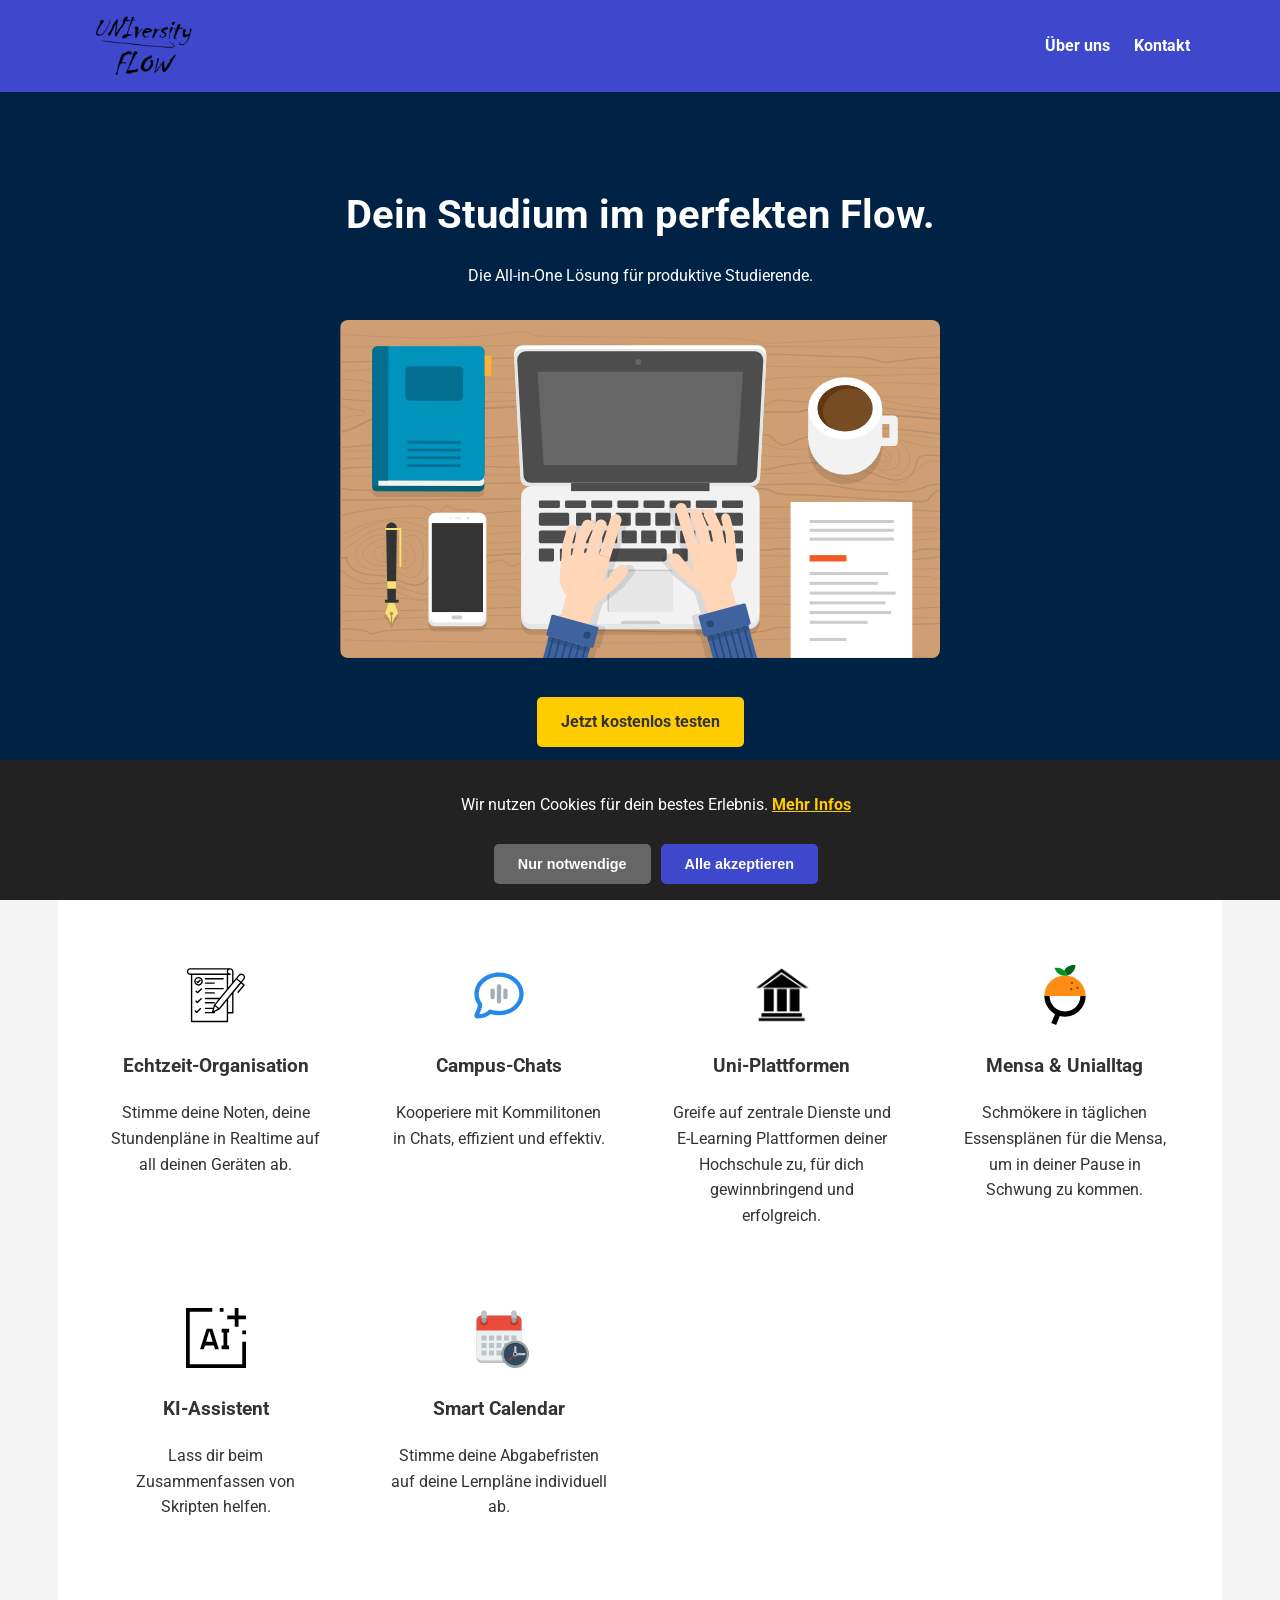
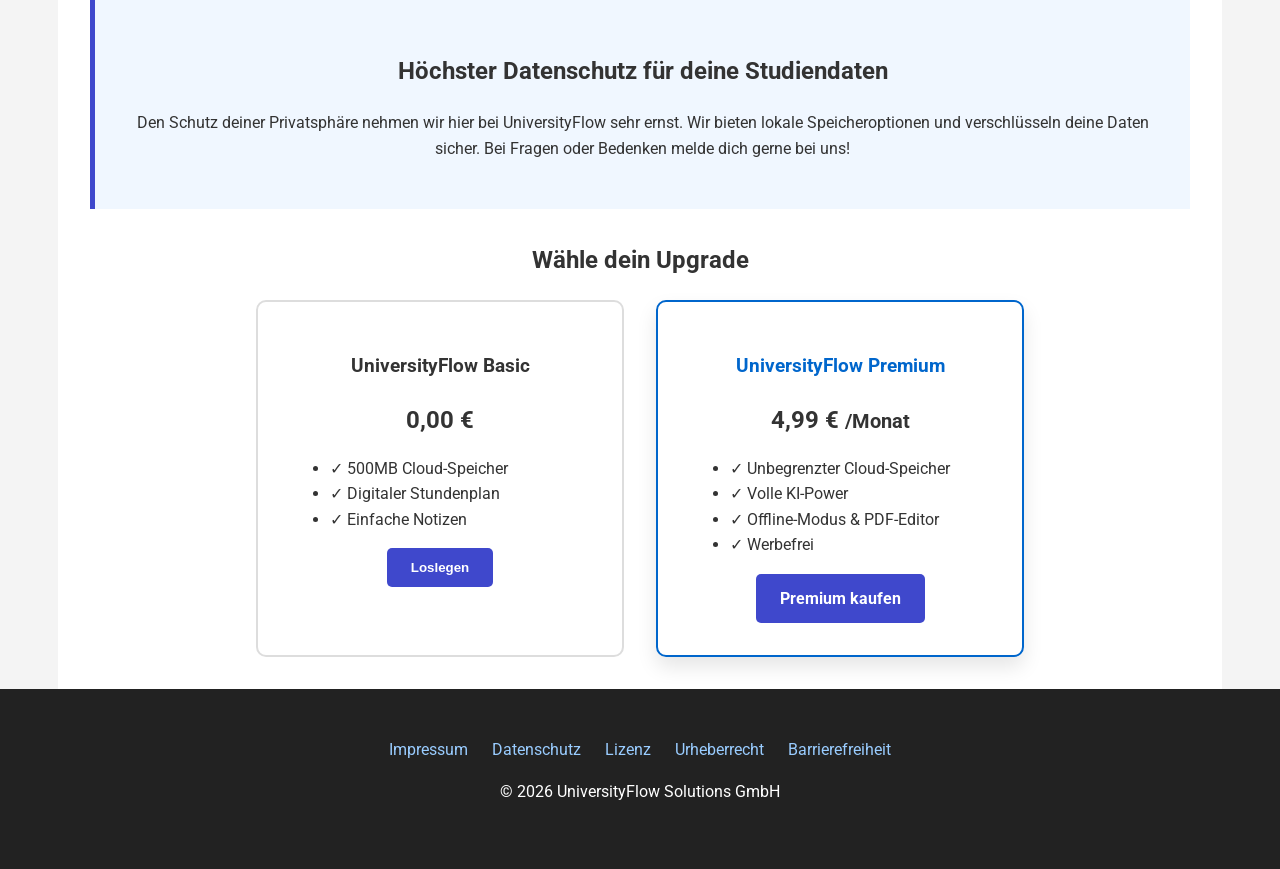
<file: index.html>
<!DOCTYPE html>
<html lang="de">
<head>
    <meta charset="UTF-8">
    <meta name="viewport" content="width=device-width, initial-scale=1.0">
    <title>UniversityFlow - Revolutioniere dein Studium</title>
    <link rel="stylesheet" href="style.css">
</head>
<body>
    <header>
        <div class="header-container">
            <a href="index.html" class="header-logo">
                <img src="Bilder/UNIversityFLOW.png" alt="UniversityFlow Logo">
            </a>
            <nav aria-label="Hauptnavigation">
                <ul>
                    <li><a href="about.html">Über uns</a></li>
                    <li><a href="contact.html">Kontakt</a></li>
                </ul>
            </nav>
        </div>
    </header>

    <div class="hero">
        <h1>Dein Studium im perfekten Flow.</h1>
        <p>Die All-in-One Lösung für produktive Studierende.</p>
        <div style="max-width: 600px; margin: 2rem auto;">
            <img src="Bilder/Laptop_Typing_Scene_Vector.svg" alt="Laptop auf einem Schreibtisch mit Notizen, symbolisiert UniversityFlow auf verschiedenen Geräten" style="width: 100%; height: auto; border-radius: 8px;">
        </div>
        <a href="#pricing" class="button" style="background-color: #ffcc00; color: #333;">Jetzt kostenlos testen</a>
    </div>

    <main>
        <section>
            <h2 style="text-align:center;">Warum UniversityFlow?</h2>
            <div class="features-grid">
                <div class="feature-item">
                    <img src="Bilder/Noun_Project_shopping_list_icon_1856023.svg" alt="" style="width: 60px; height: 60px;">
                    <h3>Echtzeit-Organisation</h3>
                    <p>Stimme deine Noten, deine Stundenpläne in Realtime auf all deinen Geräten ab.</p>
                </div>
                <div class="feature-item">
                    <img src="Bilder/VK_icons_chat_wave_outline_gray_28.svg" alt="" style="width: 60px; height: 60px;">
                    <h3>Campus-Chats</h3>
                    <p>Kooperiere mit Kommilitonen in Chats, effizient und effektiv.</p>
                </div>
                <div class="feature-item">
                    <img src="Bilder/School_icon.png" alt="" style="width: 60px; height: 60px;">
                    <h3>Uni-Plattformen</h3>
                    <p>Greife auf zentrale Dienste und E-Learning Plattformen deiner Hochschule zu, für dich gewinnbringend und erfolgreich.</p>
                </div>
                <div class="feature-item">
                    <img src="Bilder/Open_Food_Facts_icon_2022.svg" alt="" style="width: 60px; height: 60px;">
                    <h3>Mensa & Unialltag</h3>
                    <p>Schmökere in täglichen Essensplänen für die Mensa, um in deiner Pause in Schwung zu kommen.</p>
                </div>
                <div class="feature-item">
                    <img src="Bilder/Carbon_Icons_(IBM)_32_ai-generate.svg" alt="" style="width: 60px; height: 60px;">
                    <h3>KI-Assistent</h3>
                    <p>Lass dir beim Zusammenfassen von Skripten helfen.</p>
                </div>
                <div class="feature-item">
                    <img src="Bilder/Calendar_Clock.svg" alt="" style="width: 60px; height: 60px;">
                    <h3>Smart Calendar</h3>
                    <p>Stimme deine Abgabefristen auf deine Lernpläne individuell ab.</p>
                </div>
            </div>
        </section>

        <section class="promo-section" style="text-align: center;">
            <h2>Höchster Datenschutz für deine Studiendaten</h2>
            <p>Den Schutz deiner Privatsphäre nehmen wir hier bei UniversityFlow sehr ernst. Wir bieten lokale Speicheroptionen und verschlüsseln deine Daten sicher. Bei Fragen oder Bedenken melde dich gerne bei uns!</p>
        </section>

        <h2 id="pricing" style="text-align:center;">Wähle dein Upgrade</h2>
        <div class="pricing-container">
            <div class="card">
                <h3>UniversityFlow Basic</h3>
                <h4 style="font-size: 1.5rem; margin: 0.5rem 0;">0,00 €</h4>
                <ul style="text-align: left;">
                    <li>✓ 500MB Cloud-Speicher</li>
                    <li>✓ Digitaler Stundenplan</li>
                    <li>✓ Einfache Notizen</li>
                </ul>
                <button class="button" onclick="alert('Basic aktiviert!')">Loslegen</button>
            </div>
            <div class="card featured">
                <h3 style="color: var(--accent-color);">UniversityFlow Premium</h3>
                <h4 style="font-size: 1.5rem; margin: 0.5rem 0;">4,99 € <small>/Monat</small></h4>
                <ul style="text-align: left;">
                    <li>✓ Unbegrenzter Cloud-Speicher</li>
                    <li>✓ Volle KI-Power</li>
                    <li>✓ Offline-Modus & PDF-Editor</li>
                    <li>✓ Werbefrei</li>
                </ul>
                <a href="checkout.html" class="button">Premium kaufen</a>
            </div>
        </div>
    </main>

    <div id="cookie-banner" class="cookie-banner" style="flex-direction: column; gap: 10px; text-align: center;">
        <p>Wir nutzen Cookies für dein bestes Erlebnis. 
            <a href="privacy.html" style="color: #ffcc00; font-weight: bold; text-decoration: underline;">Mehr Infos</a>
        </p>
        <div style="display: flex; gap: 10px;">
            <button class="button" style="background: #666; font-size: 0.9rem;" onclick="document.getElementById('cookie-banner').style.display='none'">Nur notwendige</button>
            <button class="button" style="background: #3F48CC; font-size: 0.9rem;" onclick="document.getElementById('cookie-banner').style.display='none'">Alle akzeptieren</button>
        </div>
    </div>

    <footer>
        <nav aria-label="Rechtliche Navigation">
            <a href="impressum.html">Impressum</a>
            <a href="privacy.html">Datenschutz</a>
            <a href="license.html">Lizenz</a>
            <a href="copyright.html">Urheberrecht</a>
            <a href="accessibility.html">Barrierefreiheit</a>
        </nav>
        <p>&copy; 2026 UniversityFlow Solutions GmbH</p>
    </footer>
</body>
</html>
</file>
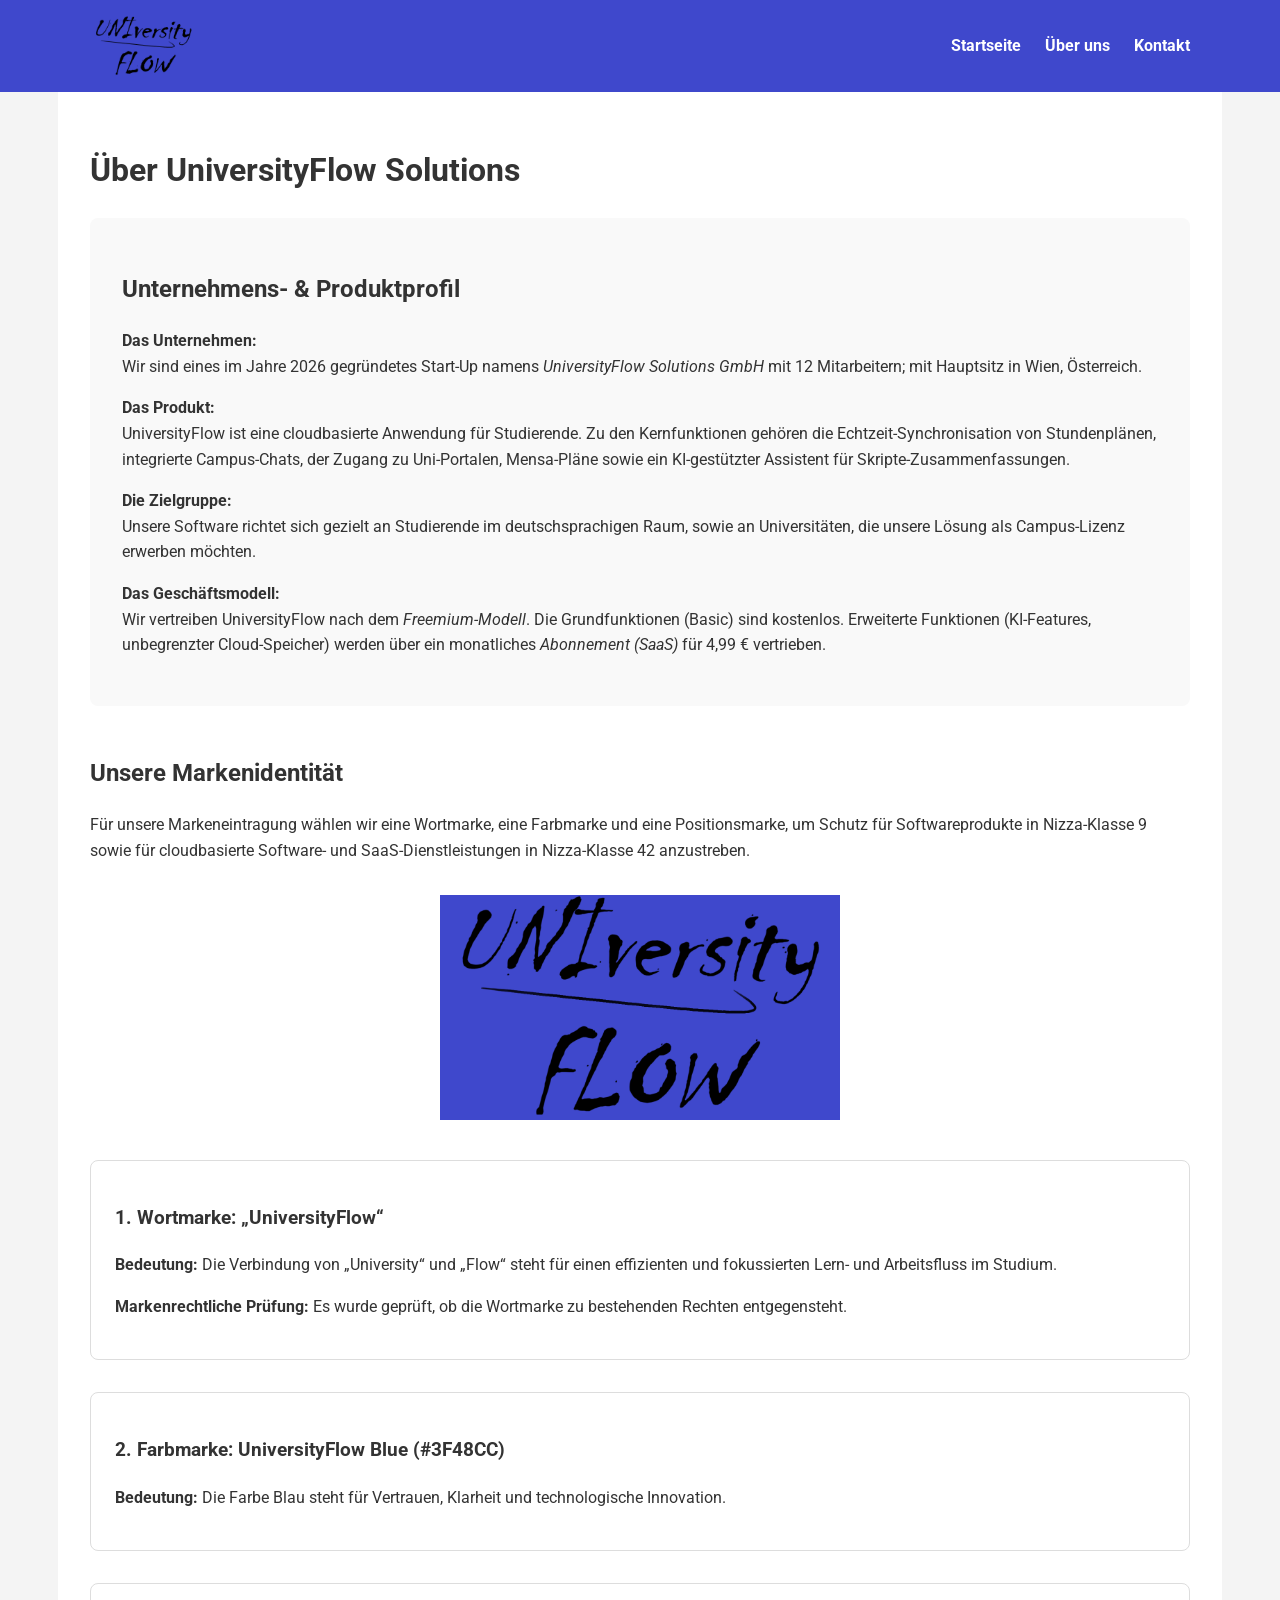
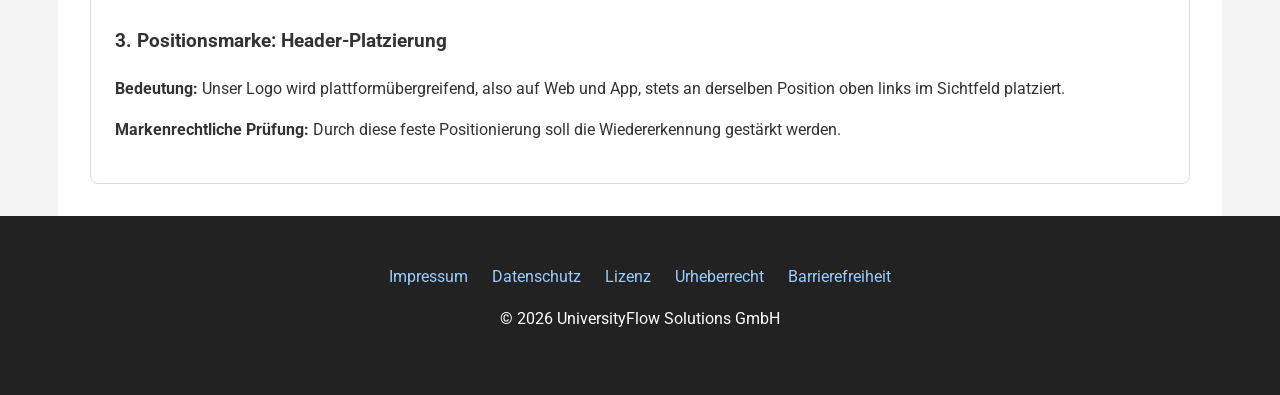
<file: about.html>
<!DOCTYPE html>
<html lang="de">
<head>
    <meta charset="UTF-8">
    <meta name="viewport" content="width=device-width, initial-scale=1.0">
    <title>Über uns & Marken - UniversityFlow</title>
    <link rel="stylesheet" href="style.css">
</head>
<body>
    <header>
        <div class="header-container">
            <a href="index.html" class="header-logo">
                <img src="Bilder/UNIversityFLOW.png" alt="UniversityFlow Logo">
            </a>
            <nav aria-label="Hauptnavigation">
                <ul>
                    <li><a href="index.html">Startseite</a></li>
                    <li><a href="about.html" aria-current="page">Über uns</a></li>
                    <li><a href="contact.html">Kontakt</a></li>
                </ul>
            </nav>
        </div>
    </header>

    <main>
        <h1>Über UniversityFlow Solutions</h1>
        
        <section style="background: #f9f9f9; padding: 2rem; border-radius: 8px; margin-bottom: 3rem;">
            <h2>Unternehmens- & Produktprofil</h2>
            <p><strong>Das Unternehmen:</strong><br>
            Wir sind eines im Jahre 2026 gegründetes Start-Up namens <em>UniversityFlow Solutions GmbH</em> mit 12 Mitarbeitern; mit Hauptsitz in Wien, Österreich.</p>

            <p><strong>Das Produkt:</strong><br>
            UniversityFlow ist eine cloudbasierte Anwendung für Studierende. Zu den Kernfunktionen gehören die Echtzeit-Synchronisation von Stundenplänen, integrierte Campus-Chats, der Zugang zu Uni-Portalen, Mensa-Pläne sowie ein KI-gestützter Assistent für Skripte-Zusammenfassungen.</p>

            <p><strong>Die Zielgruppe:</strong><br>
            Unsere Software richtet sich gezielt an Studierende im deutschsprachigen Raum, sowie an Universitäten, die unsere Lösung als Campus-Lizenz erwerben möchten.</p>

            <p><strong>Das Geschäftsmodell:</strong><br>
            Wir vertreiben UniversityFlow nach dem <em>Freemium-Modell</em>. Die Grundfunktionen (Basic) sind kostenlos. Erweiterte Funktionen (KI-Features, unbegrenzter Cloud-Speicher) werden über ein monatliches <em>Abonnement (SaaS)</em> für 4,99 € vertrieben.</p>
        </section>


        <h2>Unsere Markenidentität</h2>
        <p>Für unsere Markeneintragung wählen wir eine Wortmarke, eine Farbmarke und eine Positionsmarke, um Schutz für Softwareprodukte in Nizza-Klasse 9 sowie für cloudbasierte Software- und SaaS-Dienstleistungen in Nizza-Klasse 42 anzustreben.</p>

        <div style="text-align: center; margin: 2rem auto; max-width: 400px;">
            <img src="Bilder/UNIversityFLOW.png" alt="UniversityFlow Logo" style="width: 100%; height: auto;">
        </div>

        <section style="margin-top: 2rem; padding: 1.5rem; border: 1px solid #ddd; border-radius: 8px;">
            <h3>1. Wortmarke: „UniversityFlow“</h3>
            <p><strong>Bedeutung:</strong> Die Verbindung von „University“ und „Flow“ steht für einen effizienten und fokussierten Lern- und Arbeitsfluss im Studium.</p>
            <p><strong>Markenrechtliche Prüfung:</strong> Es wurde geprüft, ob die Wortmarke zu bestehenden Rechten entgegensteht.</p>
        </section>

        <section style="margin-top: 2rem; padding: 1.5rem; border: 1px solid #ddd; border-radius: 8px;">
            <h3>2. Farbmarke: UniversityFlow Blue (#3F48CC)</h3>
            <p><strong>Bedeutung:</strong> Die Farbe Blau steht für Vertrauen, Klarheit und technologische Innovation.</p>
        </section>

        <section style="margin-top: 2rem; padding: 1.5rem; border: 1px solid #ddd; border-radius: 8px;">
            <h3>3. Positionsmarke: Header-Platzierung</h3>
            <p><strong>Bedeutung:</strong> Unser Logo wird plattformübergreifend, also auf Web und App, stets an derselben Position oben links im Sichtfeld platziert.</p>
            <p><strong>Markenrechtliche Prüfung:</strong> Durch diese feste Positionierung soll die Wiedererkennung gestärkt werden.</p>
        </section>
    </main>

    <footer>
        <nav aria-label="Rechtliche Navigation">
            <a href="impressum.html">Impressum</a>
            <a href="privacy.html">Datenschutz</a>
            <a href="license.html">Lizenz</a>
            <a href="copyright.html">Urheberrecht</a>
            <a href="accessibility.html">Barrierefreiheit</a>
        </nav>
        <p>&copy; 2026 UniversityFlow Solutions GmbH</p>
    </footer>
</body>
</html>
</file>
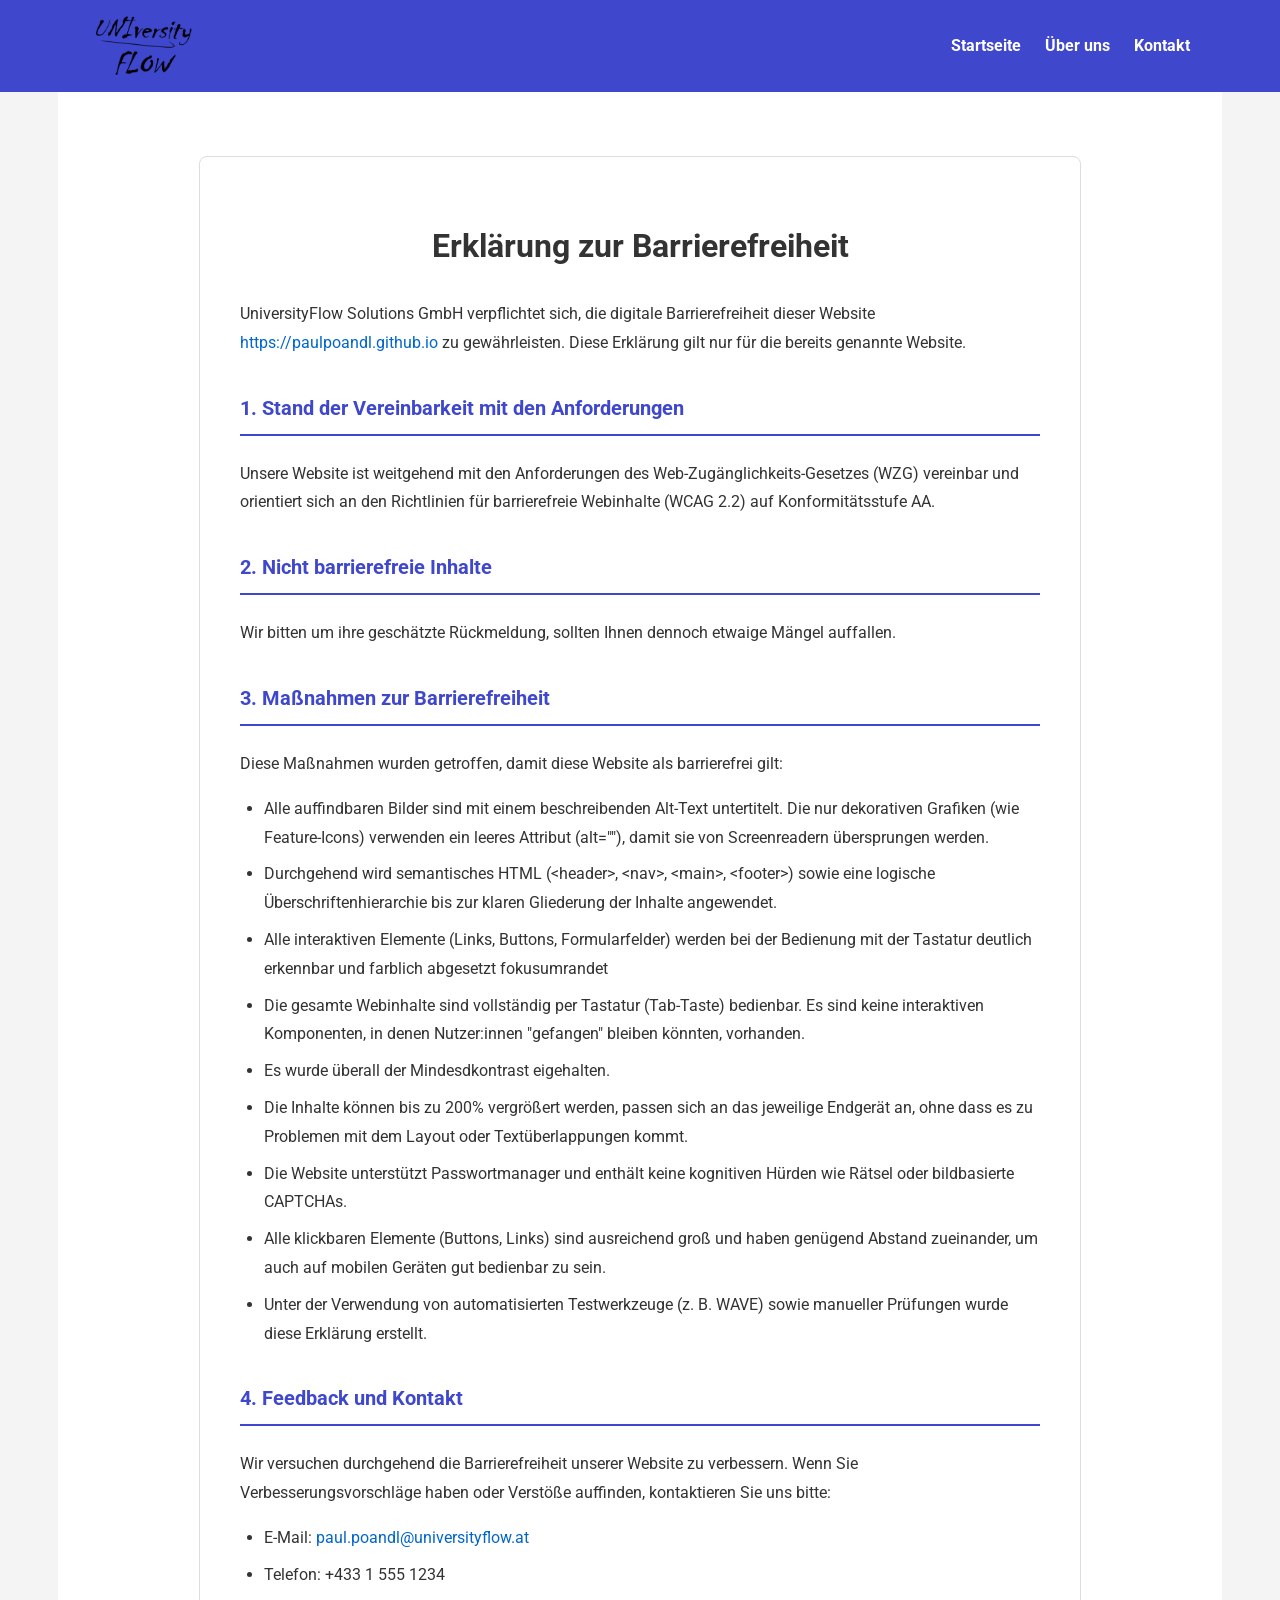
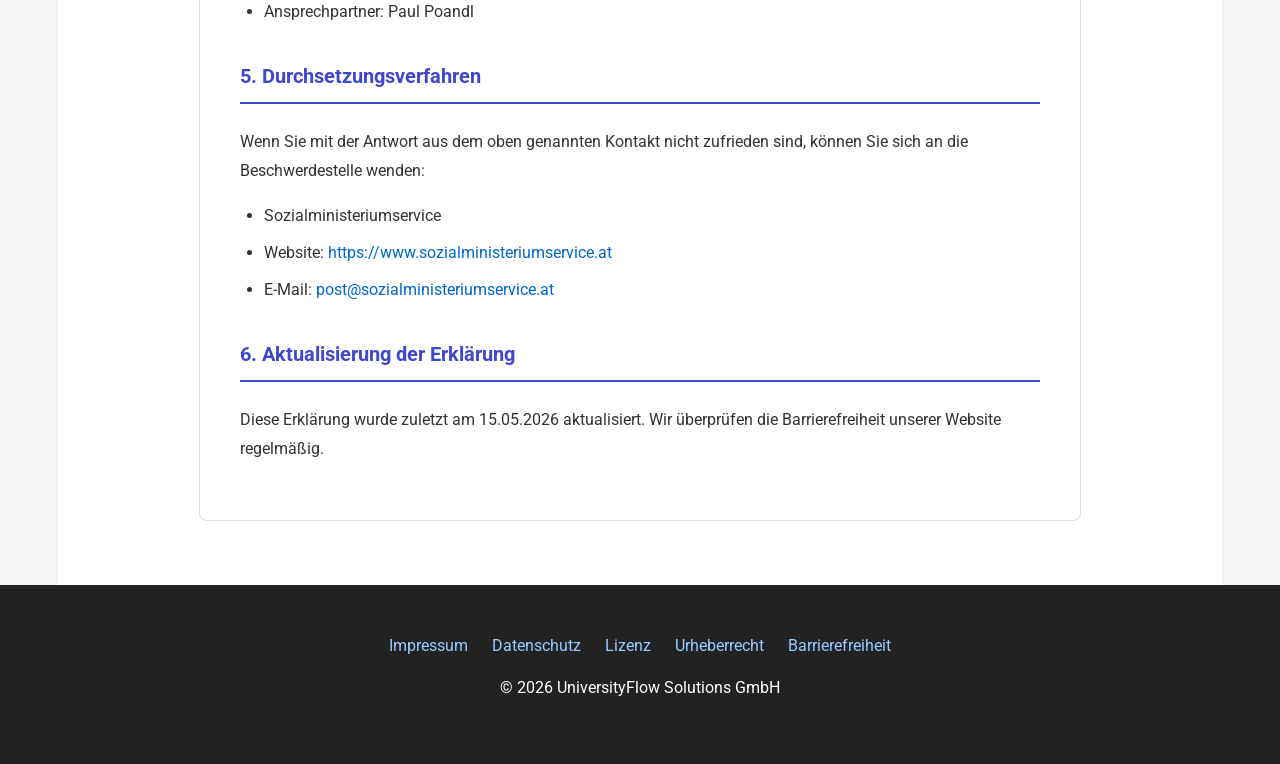
<file: accessibility.html>
<!DOCTYPE html>
<html lang="de">
<head>
    <meta charset="UTF-8">
    <meta name="viewport" content="width=device-width, initial-scale=1.0">
    <title>Accessibility - UniversityFlow</title>
    <link rel="stylesheet" href="style.css">
    <style>
        .accessibility-content {
            line-height: 1.8;
            background: #ffffff;
            padding: 2.5rem;
            border-radius: 8px;
            border: 1px solid #ddd;
            margin: 2rem auto;
            max-width: 800px;
            line-height: 1.8;
        }
        
        .accessibility-content h1 {
            text-align: center;
            margin-bottom: 1.5rem;
        }
        
        .accessibility-content h2 {
            color: var(--primary-color);
            border-bottom: 2px solid var(--primary-color);
            padding-bottom: 0.5rem;
            margin-top: 2rem;
            margin-bottom: 1.5rem;
            font-size: 1.25rem;
        }
        
        .accessibility-content p {
            margin-bottom: 1rem;
        }
        
        .accessibility-content ul {
            padding-left: 1.5rem;
            margin-bottom: 1.5rem;
        }
        
        .accessibility-content li {
            margin-bottom: 0.5rem;
        }
        
        .accessibility-content a {
            color: var(--accent-color);
            text-decoration: none;
        }
        
        .accessibility-content a:hover {
            text-decoration: underline;
        }
    </style>
</head>
<body>
    <header>
        <div class="header-container">
            <a href="index.html" class="header-logo">
                <img src="Bilder/UNIversityFLOW.png" alt="UniversityFlow Logo">
            </a>
            <nav aria-label="Hauptnavigation">
                <ul>
                    <li><a href="index.html">Startseite</a></li>
                    <li><a href="about.html">Über uns</a></li>
                    <li><a href="contact.html">Kontakt</a></li>
                </ul>
            </nav>
        </div>
    </header>

    <main>
        <div class="accessibility-content">
            <h1>Erklärung zur Barrierefreiheit</h1>
            <p>UniversityFlow Solutions GmbH verpflichtet sich, die digitale Barrierefreiheit dieser Website <a href="https://paulpoandl.github.io/">https://paulpoandl.github.io</a> zu gewährleisten. Diese Erklärung gilt nur für die bereits genannte Website.</p>
    
            <h2>1. Stand der Vereinbarkeit mit den Anforderungen</h2>
            <p>Unsere Website ist weitgehend mit den Anforderungen des Web-Zugänglichkeits-Gesetzes (WZG) vereinbar und orientiert sich an den Richtlinien für barrierefreie Webinhalte (WCAG 2.2) auf Konformitätsstufe AA.</p>
    
            <h2>2. Nicht barrierefreie Inhalte</h2>
            <p>Wir bitten um ihre geschätzte Rückmeldung, sollten Ihnen dennoch etwaige Mängel auffallen.</p>
    
            <h2>3. Maßnahmen zur Barrierefreiheit</h2>
            <p>Diese Maßnahmen wurden getroffen, damit diese Website als barrierefrei gilt:</p>
            <ul>
                <li>Alle auffindbaren Bilder sind mit einem beschreibenden Alt-Text untertitelt. Die nur dekorativen Grafiken (wie Feature-Icons) verwenden ein leeres Attribut (alt=""), damit sie von Screenreadern übersprungen werden.</li>
                <li>Durchgehend wird semantisches HTML (&lt;header&gt;, &lt;nav&gt;, &lt;main&gt;, &lt;footer&gt;) sowie eine logische Überschriftenhierarchie bis zur klaren Gliederung der Inhalte angewendet.</li>
                <li>Alle interaktiven Elemente (Links, Buttons, Formularfelder) werden bei der Bedienung mit der Tastatur deutlich erkennbar und farblich abgesetzt fokusumrandet</li>
                <li>Die gesamte Webinhalte sind vollständig per Tastatur (Tab-Taste) bedienbar. Es sind keine interaktiven Komponenten, in denen Nutzer:innen "gefangen" bleiben könnten, vorhanden.</li>
                <li>Es wurde überall der Mindesdkontrast eigehalten.</li>
                <li>Die Inhalte können bis zu 200% vergrößert werden, passen sich an das jeweilige Endgerät an, ohne dass es zu Problemen mit dem Layout oder Textüberlappungen kommt.</li>
                <li>Die Website unterstützt Passwortmanager und enthält keine kognitiven Hürden wie Rätsel oder bildbasierte CAPTCHAs.</li>
                <li>Alle klickbaren Elemente (Buttons, Links) sind ausreichend groß und haben genügend Abstand zueinander, um auch auf mobilen Geräten gut bedienbar zu sein.</li>
                <li>Unter der Verwendung von automatisierten Testwerkzeuge (z. B. WAVE) sowie manueller Prüfungen wurde diese Erklärung erstellt.</li>
            </ul>
    
            <h2>4. Feedback und Kontakt</h2>
            <p>Wir versuchen durchgehend die Barrierefreiheit unserer Website zu verbessern. Wenn Sie Verbesserungsvorschläge haben oder Verstöße auffinden, kontaktieren Sie uns bitte:</p>
            <ul>
                <li>E-Mail: <a href="mailto:paul.poandl@universityflow.at">paul.poandl@universityflow.at</a></li>
                <li>Telefon: +433 1 555 1234</li>
                <li>Ansprechpartner: Paul Poandl</li>
            </ul>
    
            <h2>5. Durchsetzungsverfahren</h2>
            <p>Wenn Sie mit der Antwort aus dem oben genannten Kontakt nicht zufrieden sind, können Sie sich an die Beschwerdestelle wenden:</p>
            <ul>
                <li>Sozialministeriumservice</li>
                <li>Website: <a href="https://www.sozialministeriumservice.at" target="_blank">https://www.sozialministeriumservice.at</a></li>
                <li>E-Mail: <a href="mailto:post@sozialministeriumservice.at">post@sozialministeriumservice.at</a></li>
            </ul>
    
            <h2>6. Aktualisierung der Erklärung</h2>
            <p>Diese Erklärung wurde zuletzt am 15.05.2026 aktualisiert. Wir überprüfen die Barrierefreiheit unserer Website regelmäßig.</p>
        </div>
    </main>

    <footer>
        <nav aria-label="Rechtliche Navigation">
            <a href="impressum.html">Impressum</a>
            <a href="privacy.html">Datenschutz</a>
            <a href="license.html">Lizenz</a>
            <a href="copyright.html">Urheberrecht</a>
            <a href="accessibility.html" aria-current="page">Barrierefreiheit</a>
        </nav>
        <p>&copy; 2026 UniversityFlow Solutions GmbH</p>
    </footer>
</body>
</html>
</file>
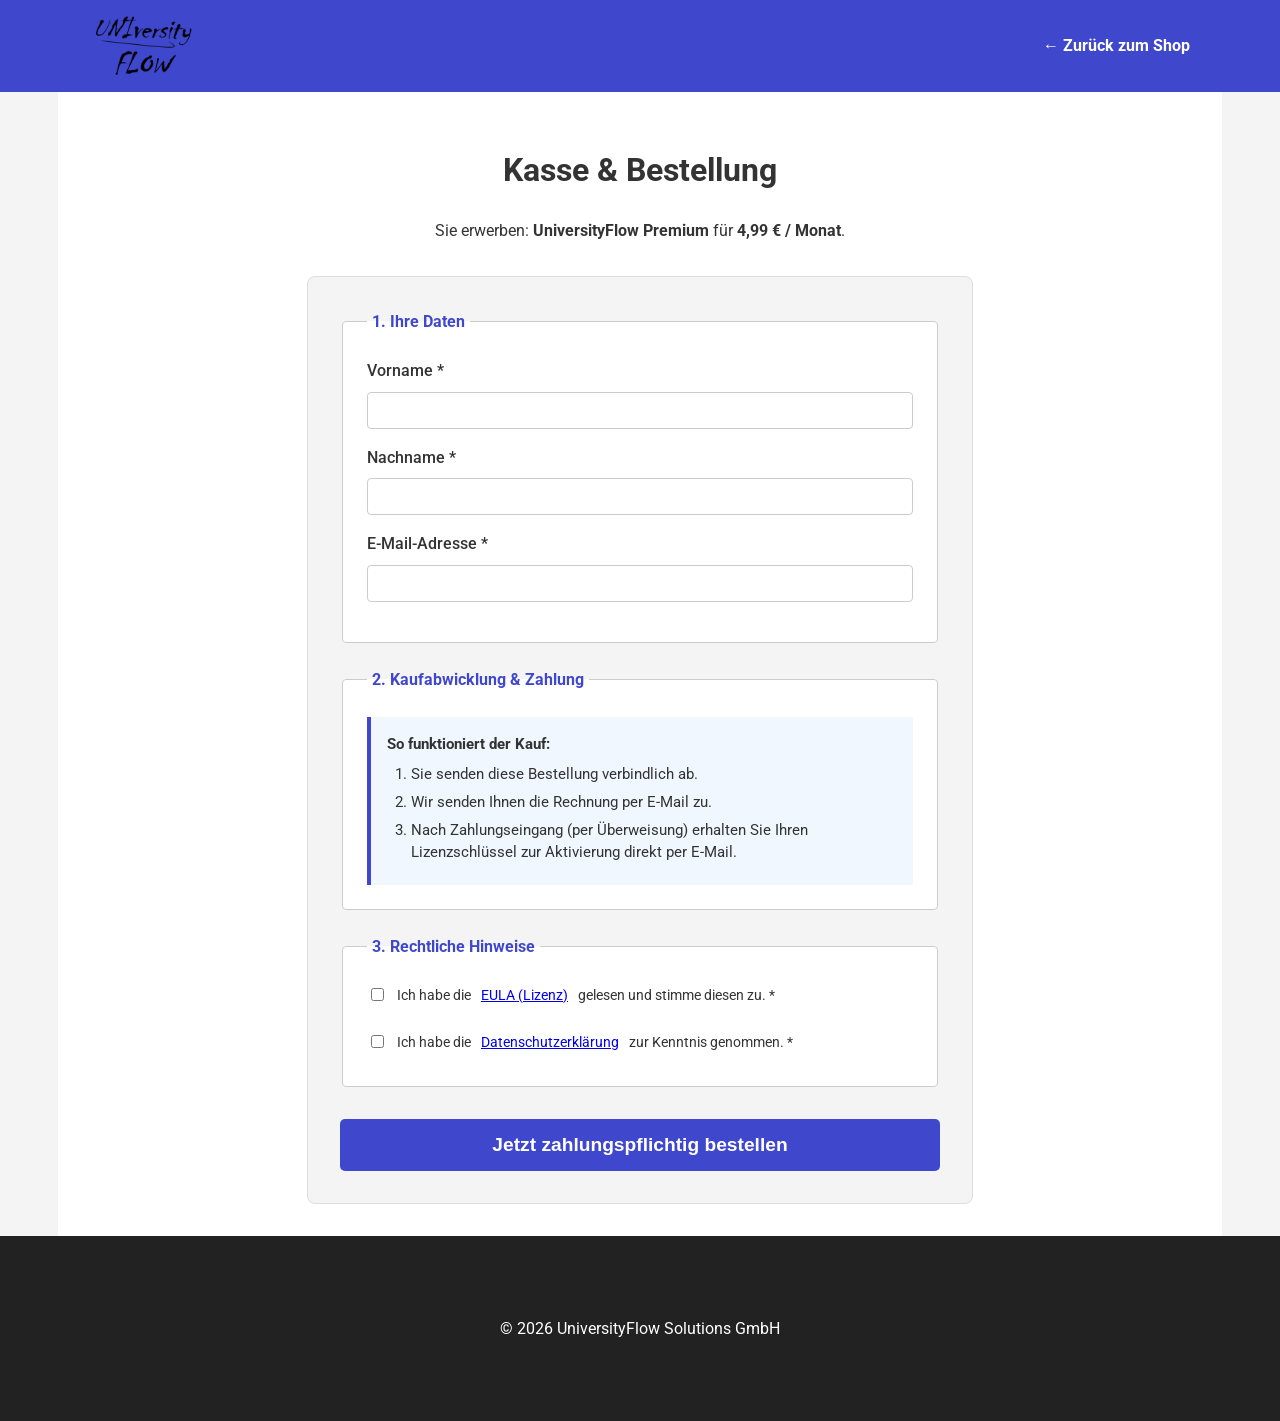
<file: checkout.html>
<!DOCTYPE html>
<html lang="de">
<head>
    <meta charset="UTF-8">
    <meta name="viewport" content="width=device-width, initial-scale=1.0">
    <title>Checkout - UniversityFlow Premium</title>
    <link rel="stylesheet" href="style.css">
    <style>
        .checkout-form { display: flex; flex-direction: column; gap: 1.5rem; max-width: 600px; margin: 0 auto; background: var(--secondary-color); padding: 2rem; border-radius: 8px; border: 1px solid #ddd; }
        .checkout-form fieldset { border: 1px solid #ccc; padding: 1.5rem; border-radius: 4px; background-color: var(--white); }
        .checkout-form legend { font-weight: bold; color: var(--primary-color); padding: 0 5px; }
        .checkout-form .form-group { margin-bottom: 1rem; }
        .checkout-form label { display: block; margin-bottom: 0.5rem; font-weight: 500; }
        .checkout-form input[type="text"], .checkout-form input[type="email"] { width: 100%; padding: 10px; border: 1px solid #ccc; border-radius: 4px; box-sizing: border-box; }
        .checkout-form .checkbox-group label { display: flex; gap: 10px; font-weight: normal; font-size: 0.9rem; align-items: flex-start; }
        .checkout-form .checkbox-group input[type="checkbox"] { margin-top: 4px; }
        
        .info-box { background-color: #f0f7ff; border-left: 4px solid var(--primary-color); padding: 1rem; font-size: 0.95rem; line-height: 1.5; }
        .info-box ol { margin: 0.5rem 0 0 0; padding-left: 1.5rem; }
        .info-box li { margin-bottom: 0.3rem; }
    </style>
</head>
<body>
    <header>
        <div class="header-container">
            <a href="index.html" class="header-logo">
                <img src="Bilder/UNIversityFLOW.png" alt="UniversityFlow Logo">
            </a>
            <nav aria-label="Hauptnavigation">
                <ul><li><a href="index.html">← Zurück zum Shop</a></li></ul>
            </nav>
        </div>
    </header>

    <main>
        <h1 style="text-align: center;">Kasse & Bestellung</h1>
        <p style="text-align: center; margin-bottom: 2rem;">Sie erwerben: <strong>UniversityFlow Premium</strong> für <strong>4,99 € / Monat</strong>.</p>
        
        <form class="checkout-form" onsubmit="alert('Vielen Dank für Ihre Bestellung! Sie erhalten in Kürze eine E-Mail mit der Rechnung.'); window.location.href='index.html'; return false;">
            
            <fieldset>
                <legend>1. Ihre Daten</legend>
                <div class="form-group"><label for="fname">Vorname *</label><input type="text" id="fname" required></div>
                <div class="form-group"><label for="lname">Nachname *</label><input type="text" id="lname" required></div>
                <div class="form-group"><label for="email">E-Mail-Adresse *</label><input type="email" id="email" required></div>
            </fieldset>

            <fieldset>
                <legend>2. Kaufabwicklung & Zahlung</legend>
                <div class="info-box">
                    <strong>So funktioniert der Kauf:</strong>
                    <ol>
                        <li>Sie senden diese Bestellung verbindlich ab.</li>
                        <li>Wir senden Ihnen die Rechnung per E-Mail zu.</li>
                        <li>Nach Zahlungseingang (per Überweisung) erhalten Sie Ihren Lizenzschlüssel zur Aktivierung direkt per E-Mail.</li>
                    </ol>
                </div>
            </fieldset>

            <fieldset>
                <legend>3. Rechtliche Hinweise</legend>
                <div class="checkbox-group" style="display: flex; flex-direction: column; gap: 1rem;">
                    <label><input type="checkbox" required> Ich habe die <a href="license.html" target="_blank">EULA (Lizenz)</a> gelesen und stimme diesen zu. *</label>
                    <label><input type="checkbox" required> Ich habe die <a href="privacy.html" target="_blank">Datenschutzerklärung</a> zur Kenntnis genommen. *</label>
                </div>
            </fieldset>
            
            <button type="submit" class="button" style="width: 100%; font-size: 1.2rem; padding: 15px; margin-top: 0.5rem;">Jetzt zahlungspflichtig bestellen</button>
        </form>
    </main>
    
    <footer>
        <p style="text-align: center; padding: 2rem; margin: 0;">&copy; 2026 UniversityFlow Solutions GmbH</p>
    </footer>
</body>
</html>
</file>
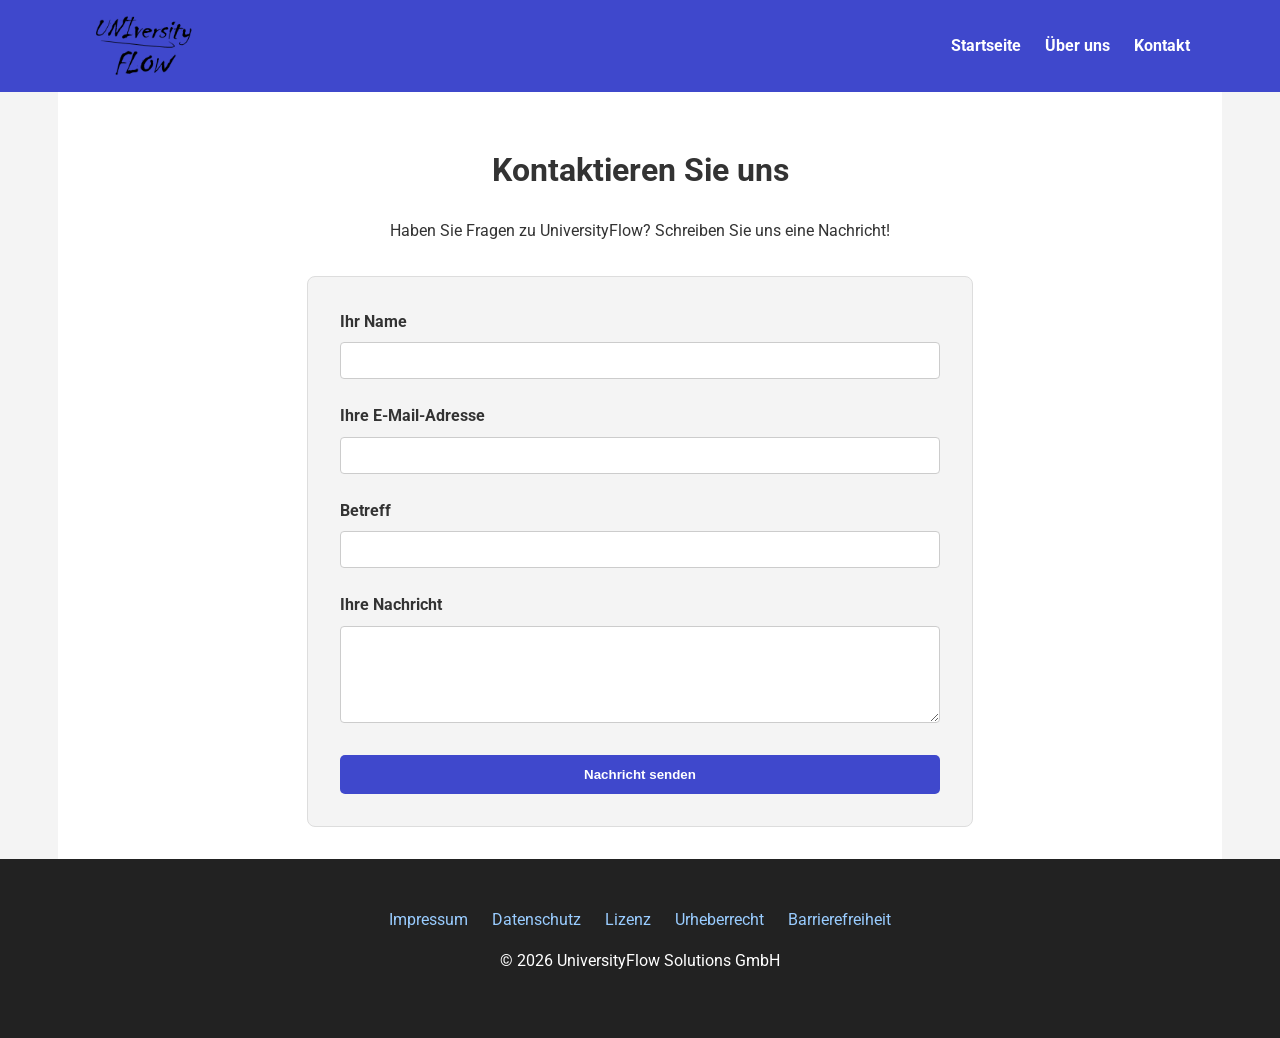
<file: contact.html>
<!DOCTYPE html>
<html lang="de">
<head>
    <meta charset="UTF-8">
    <meta name="viewport" content="width=device-width, initial-scale=1.0">
    <title>Contact - UniversityFlow</title>
    <link rel="stylesheet" href="style.css">
    <style>
        .contact-container {
            max-width: 600px;
            margin: 0 auto;
            background: var(--secondary-color);
            padding: 2rem;
            border-radius: 8px;
            border: 1px solid #ddd;
        }
        .form-group {
            margin-bottom: 1.5rem;
        }
        .form-group label {
            display: block;
            margin-bottom: 0.5rem;
            font-weight: bold;
        }
        .form-group input, 
        .form-group textarea {
            width: 100%;
            padding: 10px;
            border: 1px solid #ccc;
            border-radius: 4px;
            box-sizing: border-box;
            font-family: inherit;
        }
    </style>
</head>
<body>
    <header>
        <div class="header-container">
            <a href="index.html" class="header-logo">
                <img src="Bilder/UNIversityFLOW.png" alt="UniversityFlow Logo">
            </a>
            <nav aria-label="Hauptnavigation">
                <ul>
                    <li><a href="index.html">Startseite</a></li>
                    <li><a href="about.html">Über uns</a></li>
                    <li><a href="contact.html" aria-current="page">Kontakt</a></li>
                </ul>
            </nav>
        </div>
    </header>

    <main>
        <h1 style="text-align: center;">Kontaktieren Sie uns</h1>
        <p style="text-align: center; margin-bottom: 2rem;">Haben Sie Fragen zu UniversityFlow? Schreiben Sie uns eine Nachricht!</p>
        
        <div class="contact-container">
            <form onsubmit="alert('Ihre Nachricht wurde erfolgreich gesendet!'); return false;">
                <div class="form-group">
                    <label for="name">Ihr Name</label>
                    <input type="text" id="name" required>
                </div>
                
                <div class="form-group">
                    <label for="email">Ihre E-Mail-Adresse</label>
                    <input type="email" id="email" required>
                </div>

                <div class="form-group">
                    <label for="subject">Betreff</label>
                    <input type="text" id="subject" required>
                </div>
                
                <div class="form-group">
                    <label for="message">Ihre Nachricht</label>
                    <textarea id="message" rows="5" required></textarea>
                </div>
                
                <button type="submit" class="button" style="width: 100%;">Nachricht senden</button>
            </form>
        </div>
    </main>

    <footer>
        <nav aria-label="Rechtliche Navigation">
            <a href="impressum.html">Impressum</a>
            <a href="privacy.html">Datenschutz</a>
            <a href="license.html">Lizenz</a>
            <a href="copyright.html">Urheberrecht</a>
            <a href="accessibility.html">Barrierefreiheit</a>
        </nav>
        <p>&copy; 2026 UniversityFlow Solutions GmbH</p>
    </footer>
</body>
</html>
</file>
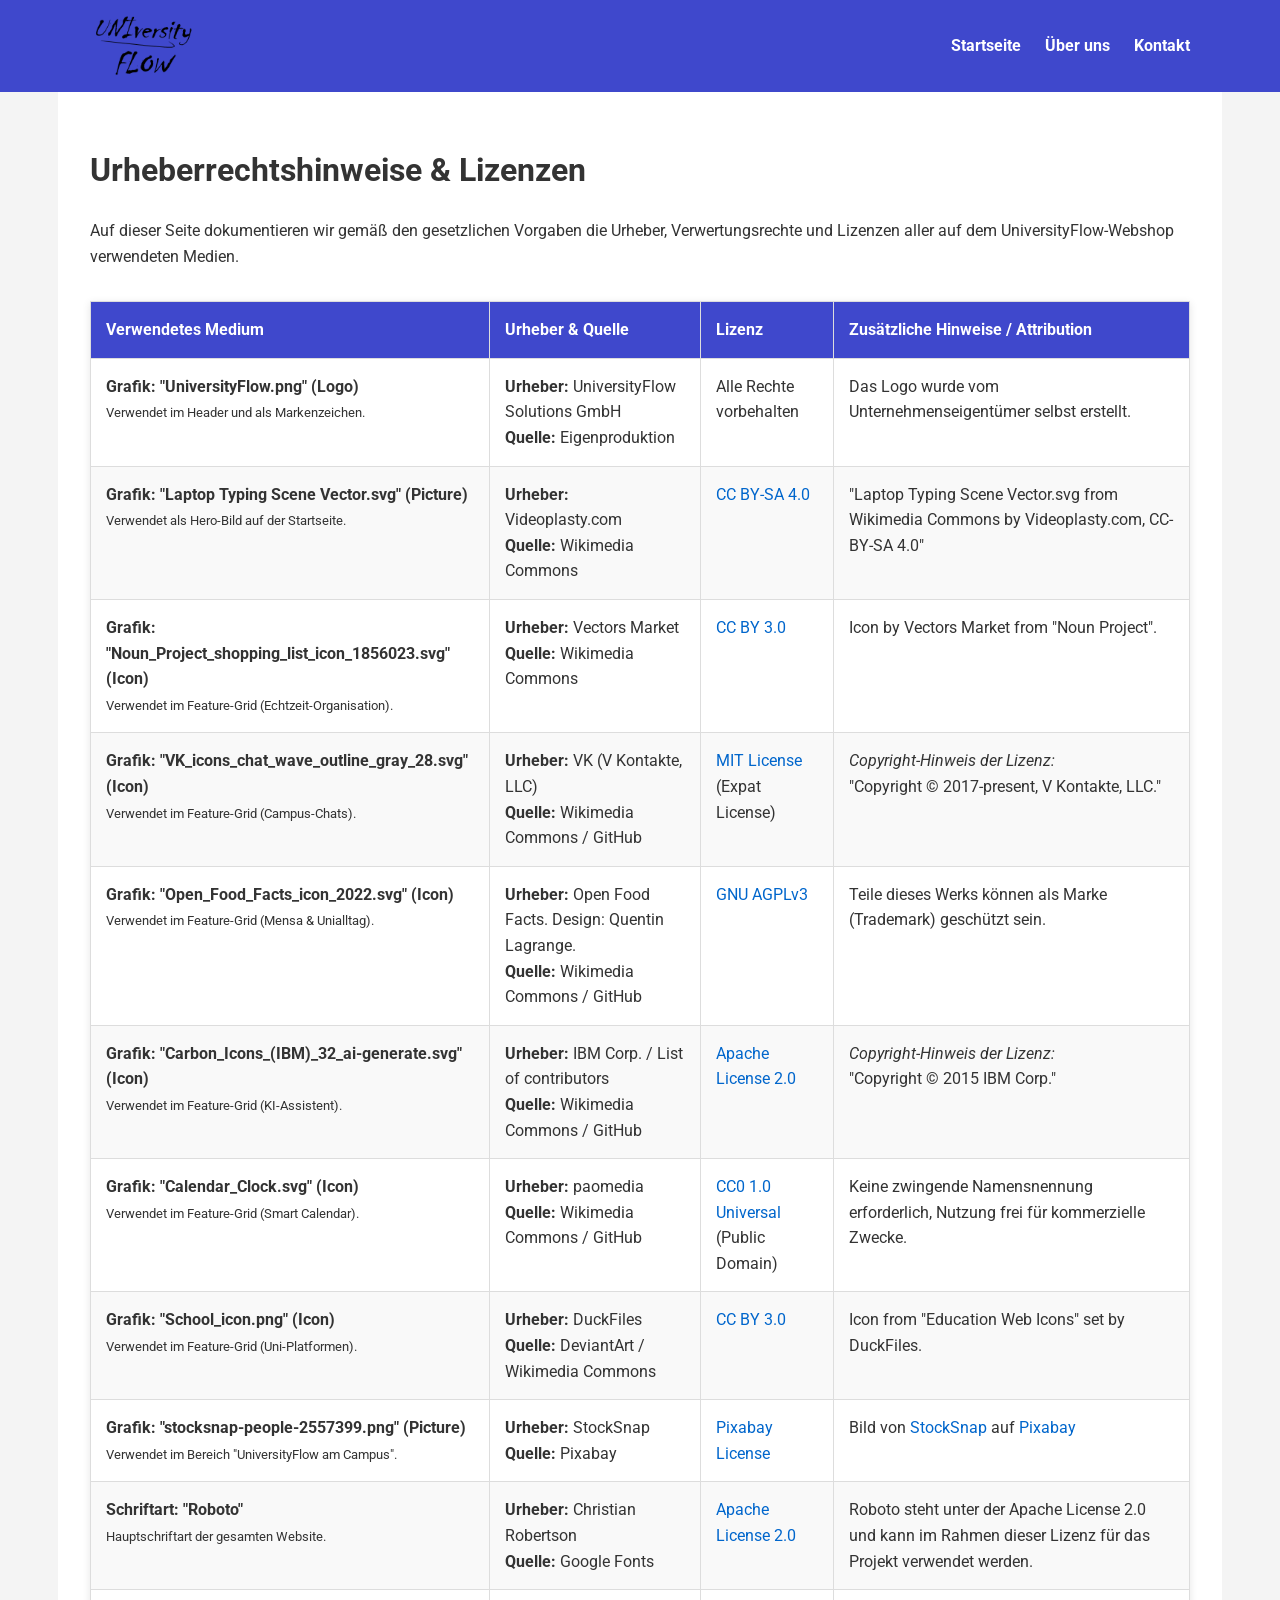
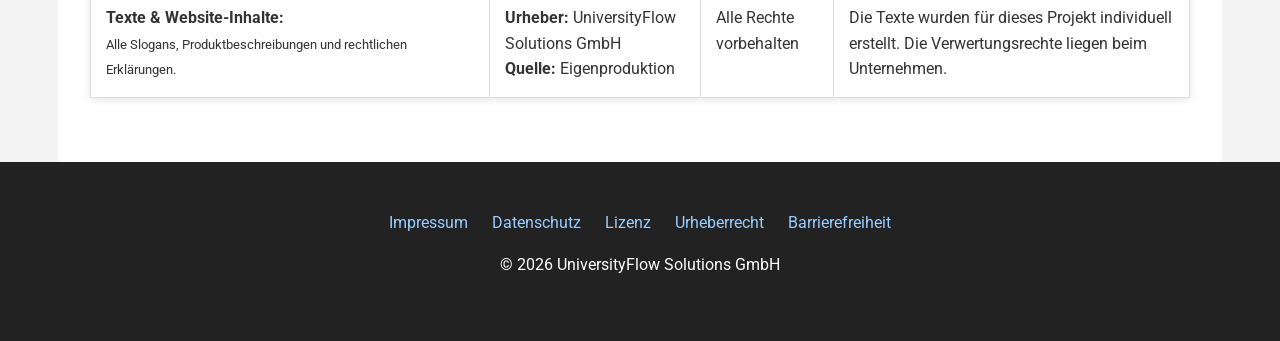
<file: copyright.html>
<!DOCTYPE html>
<html lang="de">
<head>
    <meta charset="UTF-8">
    <meta name="viewport" content="width=device-width, initial-scale=1.0">
    <title>Urheberrechtshinweise - UniversityFlow</title>
    <link rel="stylesheet" href="style.css">
    <style>
        .copyright-table {
            width: 100%;
            border-collapse: collapse;
            margin: 2rem 0;
            background-color: var(--white);
            box-shadow: 0 2px 8px rgba(0,0,0,0.1);
        }
        .copyright-table th, .copyright-table td {
            border: 1px solid #ddd;
            padding: 15px;
            text-align: left;
            vertical-align: top;
        }
        .copyright-table th {
            background-color: var(--primary-color);
            color: white;
            font-weight: bold;
        }
        .copyright-table tr:nth-child(even) {
            background-color: #f9f9f9;
        }
        /* Styling für Pixabay Attribution Link */
        .copyright-table a {
            color: var(--accent-color);
            text-decoration: none;
        }
        .copyright-table a:hover {
            text-decoration: underline;
        }
    </style>
</head>
<body>
    <header>
        <div class="header-container">
            <a href="index.html" class="header-logo">
                <img src="Bilder/UNIversityFLOW.png" alt="UniversityFlow Logo">
            </a>
            <nav aria-label="Hauptnavigation">
                <ul>
                    <li><a href="index.html">Startseite</a></li>
                    <li><a href="about.html">Über uns</a></li>
                    <li><a href="contact.html">Kontakt</a></li>
                </ul>
            </nav>
        </div>
    </header>

    <main>
        <h1>Urheberrechtshinweise & Lizenzen</h1>
        <p>Auf dieser Seite dokumentieren wir gemäß den gesetzlichen Vorgaben die Urheber, Verwertungsrechte und Lizenzen aller auf dem UniversityFlow-Webshop verwendeten Medien.</p>

        <table class="copyright-table">
            <thead>
                <tr>
                    <th>Verwendetes Medium</th>
                    <th>Urheber & Quelle</th>
                    <th>Lizenz</th>
                    <th>Zusätzliche Hinweise / Attribution</th>
                </tr>
            </thead>
            <tbody>
                <tr>
                    <td><strong>Grafik: "UniversityFlow.png" (Logo)</strong><br><small>Verwendet im Header und als Markenzeichen.</small></td>
                    <td><strong>Urheber:</strong> UniversityFlow Solutions GmbH<br><strong>Quelle:</strong> Eigenproduktion</td>
                    <td>Alle Rechte vorbehalten</td>
                    <td>Das Logo wurde vom Unternehmenseigentümer selbst erstellt.</td>
                </tr>

                <tr>
                    <td><strong>Grafik: "Laptop Typing Scene Vector.svg" (Picture)</strong><br><small>Verwendet als Hero-Bild auf der Startseite.</small></td>
                    <td><strong>Urheber:</strong> Videoplasty.com<br><strong>Quelle:</strong> Wikimedia Commons</td>
                    <td><a href="https://creativecommons.org/licenses/by-sa/4.0/" target="_blank">CC BY-SA 4.0</a></td>
                    <td>"Laptop Typing Scene Vector.svg from Wikimedia Commons by Videoplasty.com, CC-BY-SA 4.0"</td>
                </tr>

                <tr>
                    <td><strong>Grafik: "Noun_Project_shopping_list_icon_1856023.svg" (Icon)</strong><br><small>Verwendet im Feature-Grid (Echtzeit-Organisation).</small></td>
                    <td><strong>Urheber:</strong> Vectors Market<br><strong>Quelle:</strong> Wikimedia Commons</td>
                    <td><a href="https://creativecommons.org/licenses/by/3.0/" target="_blank">CC BY 3.0</a></td>
                    <td>Icon by Vectors Market from "Noun Project".</td>
                </tr>

                <tr>
                    <td><strong>Grafik: "VK_icons_chat_wave_outline_gray_28.svg" (Icon)</strong><br><small>Verwendet im Feature-Grid (Campus-Chats).</small></td>
                    <td><strong>Urheber:</strong> VK (V Kontakte, LLC)<br><strong>Quelle:</strong> Wikimedia Commons / GitHub</td>
                    <td><a href="https://opensource.org/licenses/MIT" target="_blank">MIT License</a><br>(Expat License)</td>
                    <td><em>Copyright-Hinweis der Lizenz:</em><br>"Copyright &copy; 2017-present, V Kontakte, LLC."</td>
                </tr>

                <tr>
                    <td><strong>Grafik: "Open_Food_Facts_icon_2022.svg" (Icon)</strong><br><small>Verwendet im Feature-Grid (Mensa & Unialltag).</small></td>
                    <td><strong>Urheber:</strong> Open Food Facts. Design: Quentin Lagrange.<br><strong>Quelle:</strong> Wikimedia Commons / GitHub</td>
                    <td><a href="https://www.gnu.org/licenses/agpl-3.0.html" target="_blank">GNU AGPLv3</a></td>
                    <td>Teile dieses Werks können als Marke (Trademark) geschützt sein.</td>
                </tr>

                <tr>
                    <td><strong>Grafik: "Carbon_Icons_(IBM)_32_ai-generate.svg" (Icon)</strong><br><small>Verwendet im Feature-Grid (KI-Assistent).</small></td>
                    <td><strong>Urheber:</strong> IBM Corp. / List of contributors<br><strong>Quelle:</strong> Wikimedia Commons / GitHub</td>
                    <td><a href="https://www.apache.org/licenses/LICENSE-2.0" target="_blank">Apache License 2.0</a></td>
                    <td><em>Copyright-Hinweis der Lizenz:</em><br>"Copyright &copy; 2015 IBM Corp."</td>
                </tr>

                 <tr>
                    <td><strong>Grafik: "Calendar_Clock.svg" (Icon)</strong><br><small>Verwendet im Feature-Grid (Smart Calendar).</small></td>
                    <td><strong>Urheber:</strong> paomedia<br><strong>Quelle:</strong> Wikimedia Commons / GitHub</td>
                    <td><a href="https://creativecommons.org/publicdomain/zero/1.0/deed.en" target="_blank">CC0 1.0 Universal</a><br>(Public Domain)</td>
                    <td>Keine zwingende Namensnennung erforderlich, Nutzung frei für kommerzielle Zwecke.</td>
                </tr>
                
                <tr>
                    <td><strong>Grafik: "School_icon.png" (Icon)</strong><br><small>Verwendet im Feature-Grid (Uni-Platformen).</small></td>
                    <td><strong>Urheber:</strong> DuckFiles<br><strong>Quelle:</strong> DeviantArt / Wikimedia Commons</td>
                    <td><a href="https://creativecommons.org/licenses/by/3.0/" target="_blank">CC BY 3.0</a></td>
                    <td>Icon from "Education Web Icons" set by DuckFiles.</td>
                </tr>

                <tr>
                    <td><strong>Grafik: "stocksnap-people-2557399.png" (Picture)</strong><br><small>Verwendet im Bereich "UniversityFlow am Campus".</small></td>
                    <td><strong>Urheber:</strong> StockSnap<br><strong>Quelle:</strong> Pixabay</td>
                    <td><a href="https://pixabay.com/de/service/license-summary/" target="_blank">Pixabay License</a></td>
                    <td>Bild von <a href="https://pixabay.com/de/users/stocksnap-894430/?utm_source=link-attribution&utm_medium=referral&utm_campaign=image&utm_content=2557399">StockSnap</a> auf <a href="https://pixabay.com/de//?utm_source=link-attribution&utm_medium=referral&utm_campaign=image&utm_content=2557399">Pixabay</a></td>
                </tr>
				
				<tr>
    				<td><strong>Schriftart: "Roboto"</strong><br><small>Hauptschriftart der gesamten Website.</small></td>
    				<td><strong>Urheber:</strong> Christian Robertson<br><strong>Quelle:</strong> Google Fonts</td>
    				<td><a href="https://www.apache.org/licenses/LICENSE-2.0" target="_blank" rel="noopener noreferrer">Apache License 2.0</a></td>
    				<td>Roboto steht unter der Apache License 2.0 und kann im Rahmen dieser Lizenz für das Projekt verwendet werden.</td>
				</tr>
				
				<tr>
					<td><strong>Texte & Website-Inhalte:</strong><br><small>Alle Slogans, Produktbeschreibungen und rechtlichen Erklärungen.</small></td>
					<td><strong>Urheber:</strong> UniversityFlow Solutions GmbH<br><strong>Quelle:</strong> Eigenproduktion</td>
					<td>Alle Rechte vorbehalten</td>
					<td>Die Texte wurden für dieses Projekt individuell erstellt. Die Verwertungsrechte liegen beim Unternehmen.</td>
				</tr>
				
            </tbody>
        </table>
    </main>

    <footer>
        <nav aria-label="Rechtliche Navigation">
            <a href="impressum.html">Impressum</a>
            <a href="privacy.html">Datenschutz</a>
            <a href="license.html">Lizenz</a>
            <a href="copyright.html" aria-current="page">Urheberrecht</a>
            <a href="accessibility.html">Barrierefreiheit</a>
        </nav>
        <p>&copy; 2026 UniversityFlow Solutions GmbH</p>
    </footer>
</body>
</html>
</file>
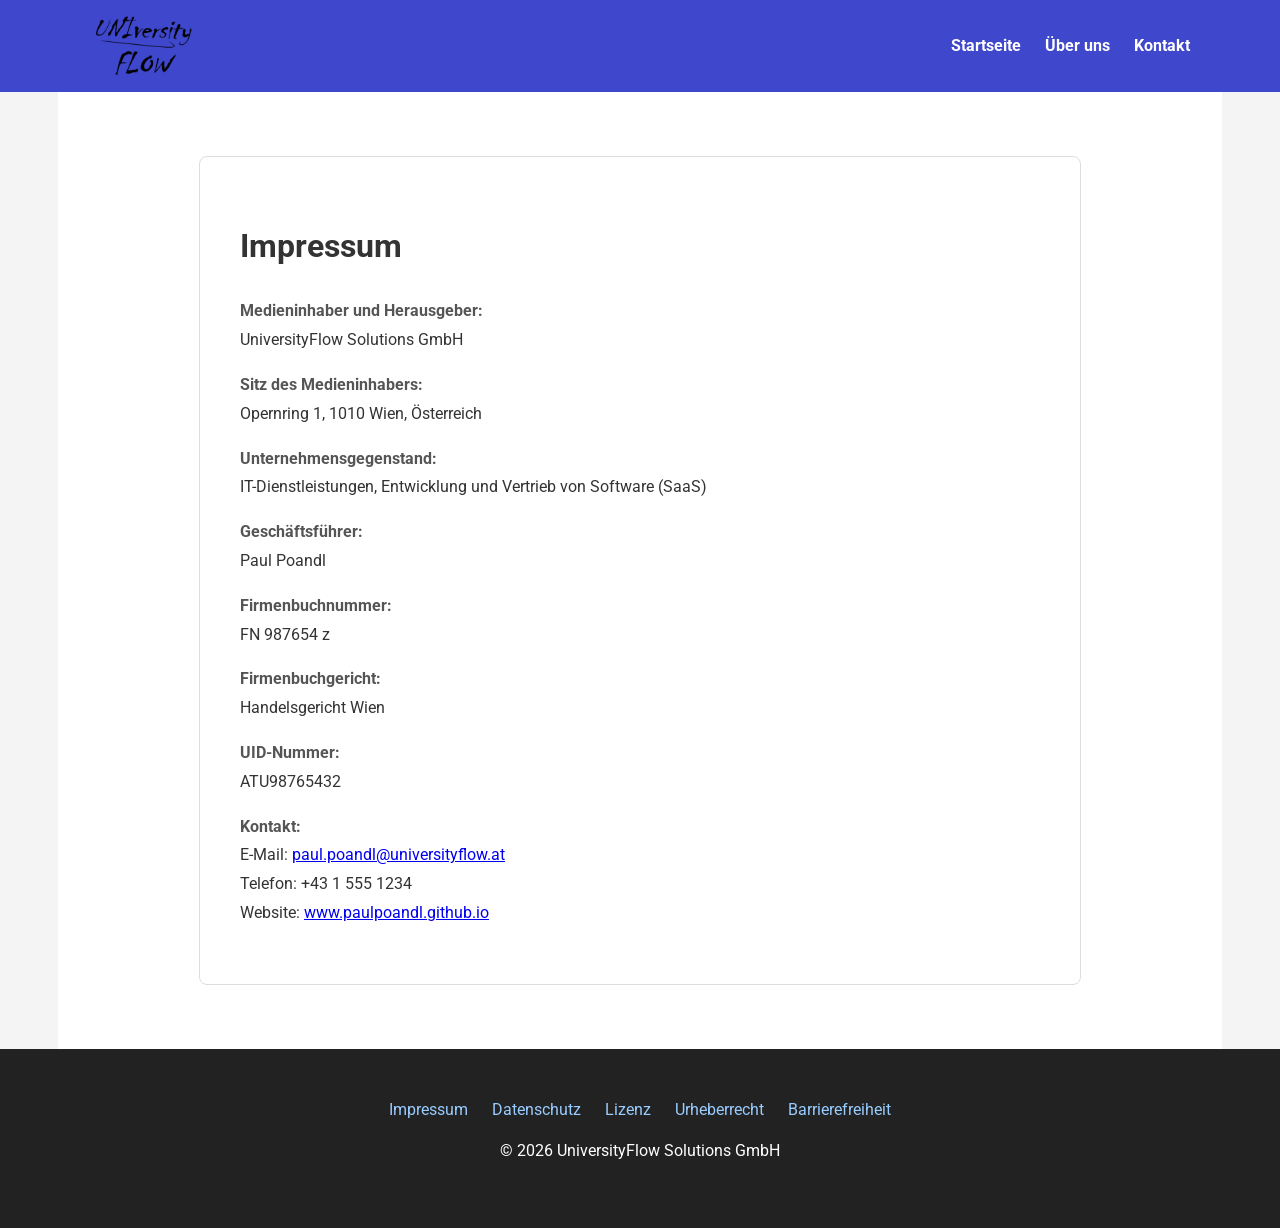
<file: impressum.html>
<!DOCTYPE html>
<html lang="de">
<head>
    <meta charset="UTF-8">
    <meta name="viewport" content="width=device-width, initial-scale=1.0">
    <title>Impressum - UniversityFlow</title>
    <link rel="stylesheet" href="style.css">
    <style>
        .impressum-content {
            background: var(--white);
            padding: 2.5rem;
            border-radius: 8px;
            border: 1px solid #ddd;
            margin: 2rem auto;
            max-width: 800px;
            line-height: 1.8;
        }
        .impressum-content h2 {
            color: var(--primary-color);
            border-bottom: 2px solid var(--primary-color);
            padding-bottom: 0.5rem;
            margin-bottom: 1.5rem;
        }
        .impressum-item {
            margin-bottom: 1rem;
        }
        .impressum-label {
            font-weight: bold;
            display: block;
            color: #555;
        }
    </style>
</head>
<body>
    <header>
        <div class="header-container">
            <a href="index.html" class="header-logo">
                <img src="Bilder/UNIversityFLOW.png" alt="UniversityFlow Logo">
            </a>
            <nav aria-label="Hauptnavigation">
                <ul>
                    <li><a href="index.html">Startseite</a></li>
                    <li><a href="about.html">Über uns</a></li>
                    <li><a href="contact.html">Kontakt</a></li>
                </ul>
            </nav>
        </div>
    </header>

    <main>
        <div class="impressum-content">
            <h1>Impressum</h1>

            <div class="impressum-item">
                <span class="impressum-label">Medieninhaber und Herausgeber:</span>
                UniversityFlow Solutions GmbH
            </div>

            <div class="impressum-item">
                <span class="impressum-label">Sitz des Medieninhabers:</span>
                Opernring 1, 1010 Wien, Österreich
            </div>

            <div class="impressum-item">
                <span class="impressum-label">Unternehmensgegenstand:</span>
                IT-Dienstleistungen, Entwicklung und Vertrieb von Software (SaaS)
            </div>

            <div class="impressum-item">
                <span class="impressum-label">Geschäftsführer:</span>
                Paul Poandl
            </div>

            <div class="impressum-item">
                <span class="impressum-label">Firmenbuchnummer:</span>
                FN 987654 z
            </div>

            <div class="impressum-item">
                <span class="impressum-label">Firmenbuchgericht:</span>
                Handelsgericht Wien
            </div>

            <div class="impressum-item">
                <span class="impressum-label">UID-Nummer:</span>
                ATU98765432
            </div>

            <div class="impressum-item">
                <span class="impressum-label">Kontakt:</span>
                E-Mail: <a href="mailto:paul.poandl@universityflow.at">paul.poandl@universityflow.at</a><br>
                Telefon: +43 1 555 1234<br>
                Website: <a href="https://paulpoandl.github.io/">www.paulpoandl.github.io</a>
            </div>
        </div>
    </main>

    <footer>
        <nav aria-label="Rechtliche Navigation">
            <a href="impressum.html" aria-current="page">Impressum</a>
            <a href="privacy.html">Datenschutz</a>
            <a href="license.html">Lizenz</a>
            <a href="copyright.html">Urheberrecht</a>
            <a href="accessibility.html">Barrierefreiheit</a>
        </nav>
        <p>&copy; 2026 UniversityFlow Solutions GmbH</p>
    </footer>
</body>
</html>
</file>
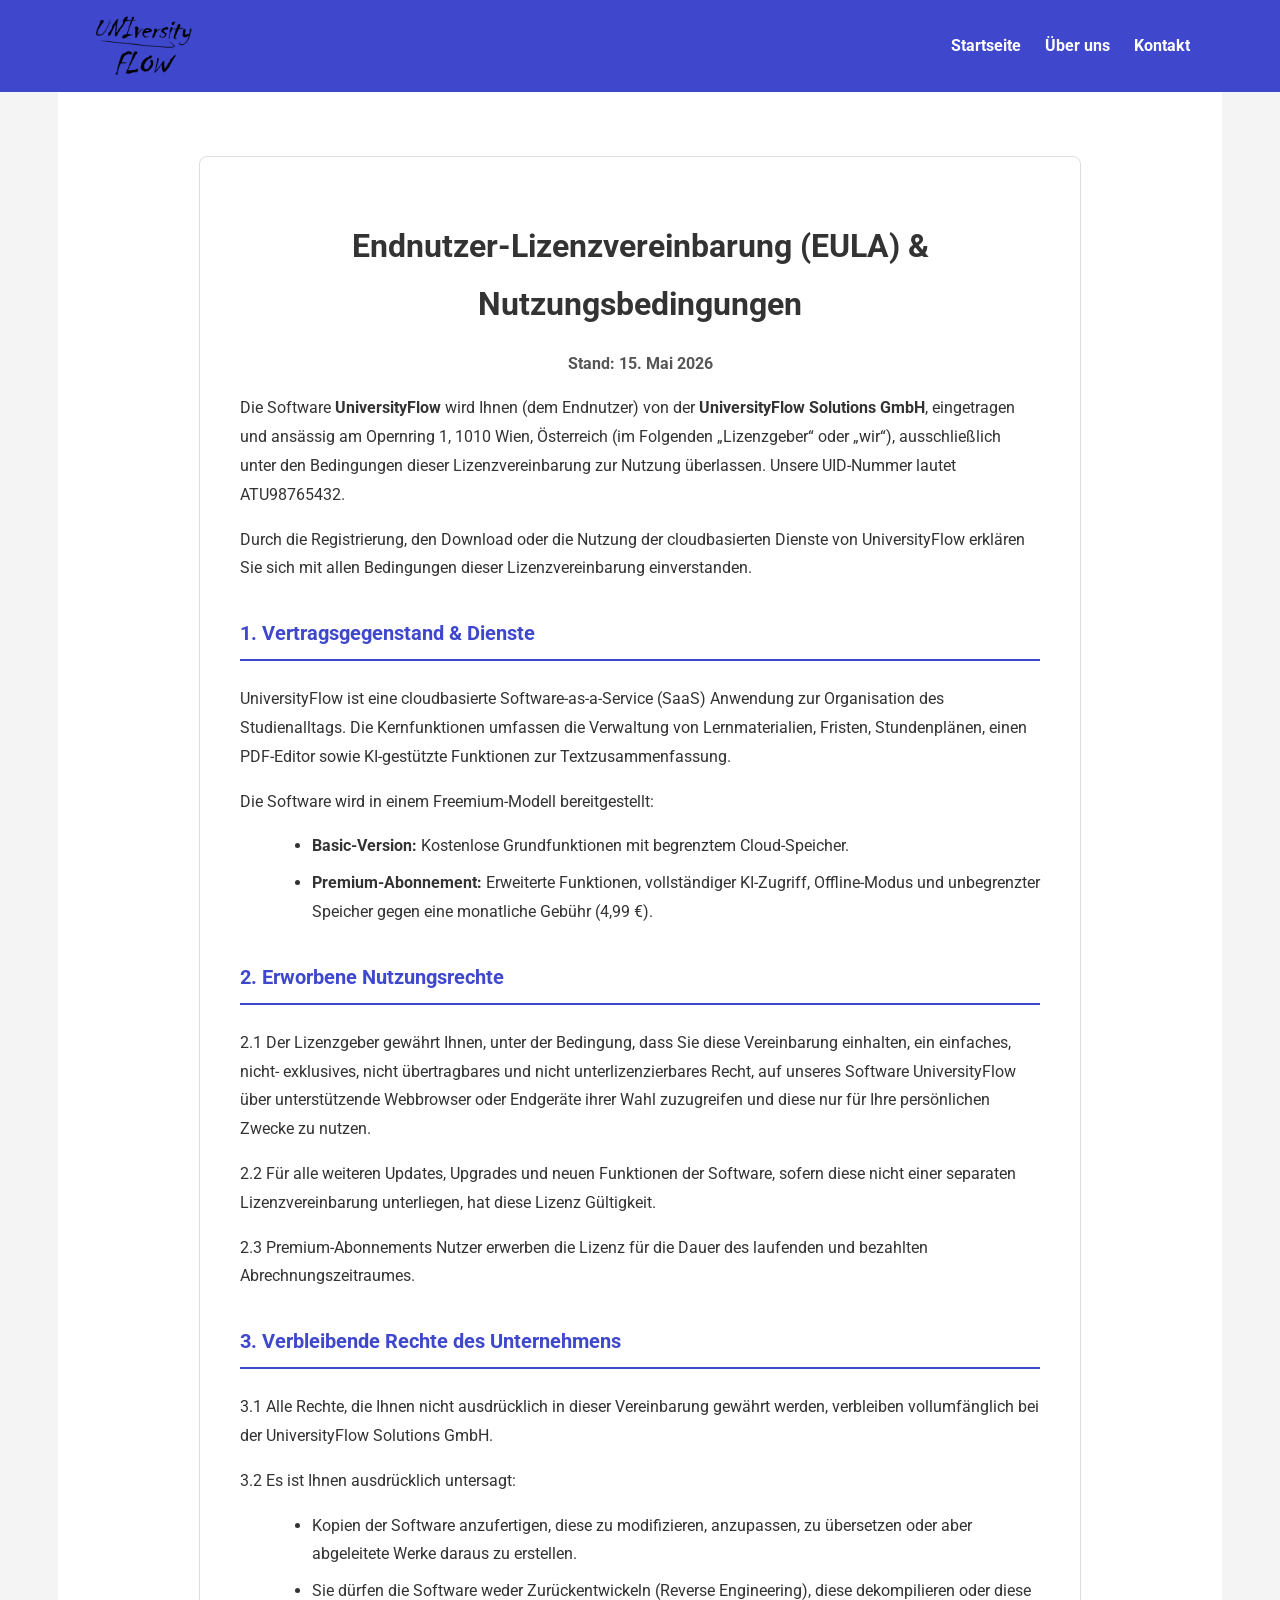
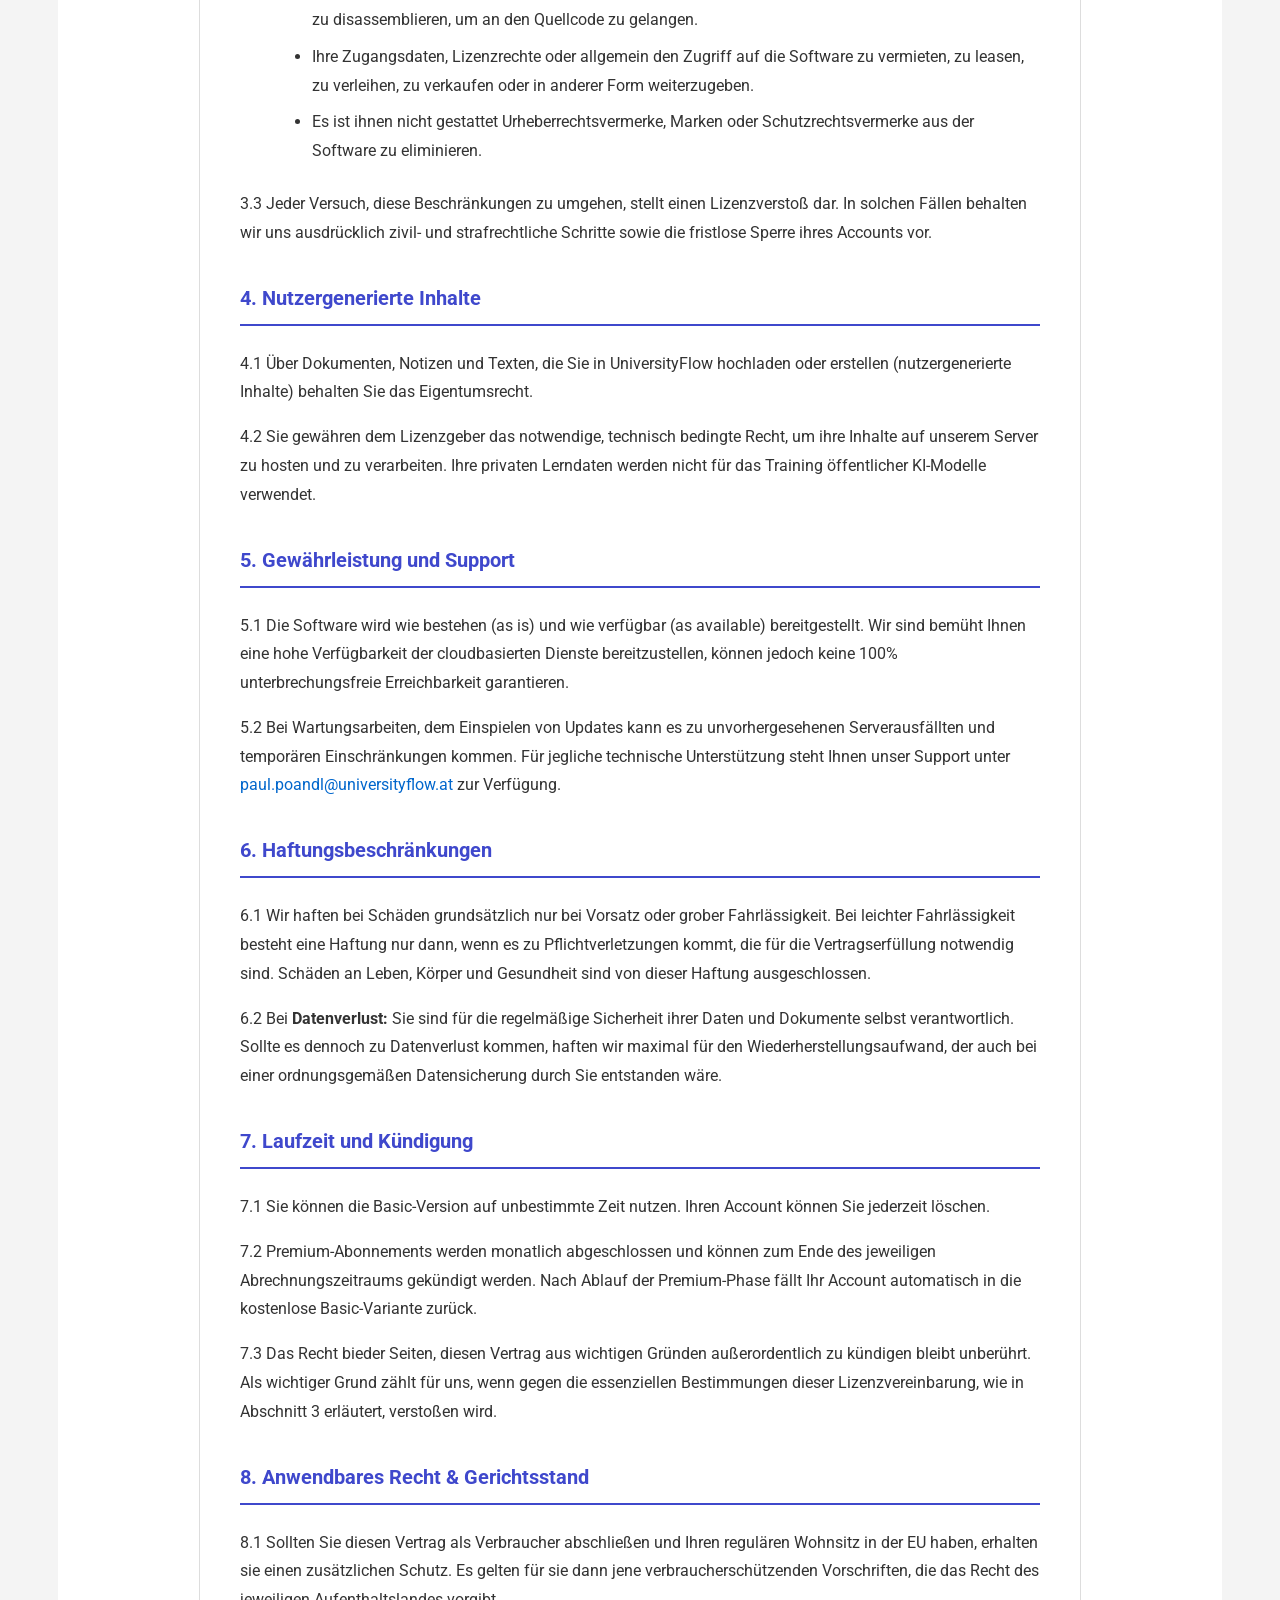
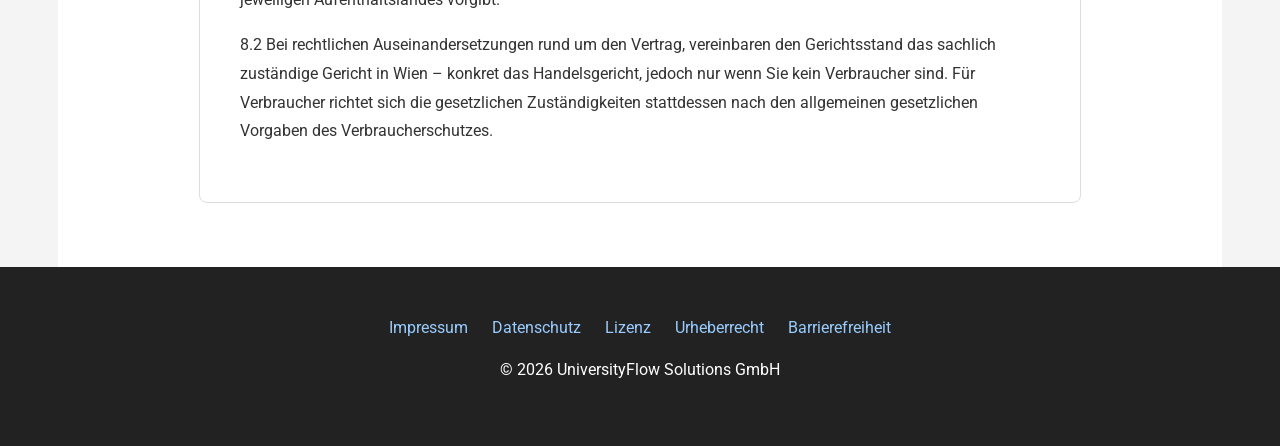
<file: license.html>
<!DOCTYPE html>
<html lang="de">
<head>
    <meta charset="UTF-8">
    <meta name="viewport" content="width=device-width, initial-scale=1.0">
    <title>Lizenz & Nutzungsbedingungen - UniversityFlow</title>
    <link rel="stylesheet" href="style.css">
    <style>
        .eula-content {
            background: var(--white);
            padding: 2.5rem;
            border-radius: 8px;
            border: 1px solid #ddd;
            margin: 2rem auto;
            max-width: 800px;
            line-height: 1.8;
        }
        .eula-content h1 {
            text-align: center;
            margin-bottom: 0.5rem;
        }
        .eula-content h2 {
            color: var(--primary-color);
            border-bottom: 2px solid var(--primary-color);
            padding-bottom: 0.5rem;
            margin-top: 2rem;
            margin-bottom: 1.5rem;
            font-size: 1.25rem;
        }
        .eula-content p {
            margin-bottom: 1rem;
        }
        .eula-content ul {
            margin-left: 2rem;
            margin-bottom: 1.5rem;
        }
        .eula-content li {
            margin-bottom: 0.5rem;
        }
        .eula-content a {
            color: var(--accent-color);
            text-decoration: none;
        }
        .eula-content a:hover {
            text-decoration: underline;
        }
    </style>
</head>
<body>
    <header>
        <div class="header-container">
            <a href="index.html" class="header-logo">
                <img src="Bilder/UNIversityFLOW.png" alt="UniversityFlow Logo">
            </a>
            <nav aria-label="Hauptnavigation">
                <ul>
                    <li><a href="index.html">Startseite</a></li>
                    <li><a href="about.html">Über uns</a></li>
                    <li><a href="contact.html">Kontakt</a></li>
                </ul>
            </nav>
        </div>
    </header>

    <main>
        <div class="eula-content">
            <h1>Endnutzer-Lizenzvereinbarung (EULA) & Nutzungsbedingungen</h1>
            <p style="text-align: center; color: #555;"><strong>Stand: 15. Mai 2026</strong></p>

            <p>Die Software <strong>UniversityFlow</strong> wird Ihnen (dem Endnutzer) von der <strong>UniversityFlow Solutions GmbH</strong>, eingetragen und ansässig am Opernring 1, 1010 Wien, Österreich (im Folgenden „Lizenzgeber“ oder „wir“), ausschließlich unter den Bedingungen dieser Lizenzvereinbarung zur Nutzung überlassen. Unsere UID-Nummer lautet ATU98765432.</p>
            
            <p>Durch die Registrierung, den Download oder die Nutzung der cloudbasierten Dienste von UniversityFlow erklären Sie sich mit allen Bedingungen dieser Lizenzvereinbarung einverstanden.</p>

            <h2>1. Vertragsgegenstand & Dienste</h2>
            <p>UniversityFlow ist eine cloudbasierte Software-as-a-Service (SaaS) Anwendung zur Organisation des Studienalltags. Die Kernfunktionen umfassen die Verwaltung von Lernmaterialien, Fristen, Stundenplänen, einen PDF-Editor sowie KI-gestützte Funktionen zur Textzusammenfassung.</p>
            <p>Die Software wird in einem Freemium-Modell bereitgestellt:</p>
            <ul>
                <li><strong>Basic-Version:</strong> Kostenlose Grundfunktionen mit begrenztem Cloud-Speicher.</li>
                <li><strong>Premium-Abonnement:</strong> Erweiterte Funktionen, vollständiger KI-Zugriff, Offline-Modus und unbegrenzter Speicher gegen eine monatliche Gebühr (4,99 €).</li>
            </ul>

            <h2>2. Erworbene Nutzungsrechte</h2>
            <p>2.1 Der Lizenzgeber gewährt Ihnen, unter der Bedingung, dass Sie diese Vereinbarung einhalten, ein einfaches, nicht- exklusives, nicht übertragbares und nicht unterlizenzierbares Recht, auf unseres Software UniversityFlow über unterstützende Webbrowser oder Endgeräte ihrer Wahl zuzugreifen und diese nur für Ihre persönlichen Zwecke zu nutzen.</p>
            <p>2.2 Für alle weiteren Updates, Upgrades und neuen Funktionen der Software, sofern diese nicht einer separaten Lizenzvereinbarung unterliegen, hat diese Lizenz Gültigkeit.</p>
            <p>2.3 Premium-Abonnements Nutzer erwerben die Lizenz für die Dauer des laufenden und bezahlten Abrechnungszeitraumes.</p>

            <h2>3. Verbleibende Rechte des Unternehmens</h2>
            <p>3.1 Alle Rechte, die Ihnen nicht ausdrücklich in dieser Vereinbarung gewährt werden, verbleiben vollumfänglich bei der UniversityFlow Solutions GmbH.</p>
            <p>3.2 Es ist Ihnen ausdrücklich untersagt:</p>
            <ul>
                <li>Kopien der Software anzufertigen, diese zu modifizieren, anzupassen, zu übersetzen oder aber abgeleitete Werke daraus zu erstellen.</li>
                <li>Sie dürfen die Software weder Zurückentwickeln (Reverse Engineering), diese dekompilieren oder diese zu disassemblieren, um an den Quellcode zu gelangen.</li>
                <li>Ihre Zugangsdaten, Lizenzrechte oder allgemein den Zugriff auf die Software zu vermieten, zu leasen, zu verleihen, zu verkaufen oder in anderer Form weiterzugeben.</li>
                <li>Es ist ihnen nicht gestattet Urheberrechtsvermerke, Marken oder Schutzrechtsvermerke aus der Software zu eliminieren.</li>
            </ul>
            <p>3.3 Jeder Versuch, diese Beschränkungen zu umgehen, stellt einen Lizenzverstoß dar. In solchen Fällen behalten wir uns ausdrücklich zivil- und strafrechtliche Schritte sowie die fristlose Sperre ihres Accounts vor.</p>

            <h2>4. Nutzergenerierte Inhalte</h2>
            <p>4.1 Über Dokumenten, Notizen und Texten, die Sie in UniversityFlow hochladen oder erstellen (nutzergenerierte Inhalte) behalten Sie das Eigentumsrecht.</p>
            <p>4.2 Sie gewähren dem Lizenzgeber das notwendige, technisch bedingte Recht, um ihre Inhalte auf unserem Server zu hosten und zu verarbeiten. Ihre privaten Lerndaten werden nicht für das Training öffentlicher KI-Modelle verwendet.</p> 

            <h2>5. Gewährleistung und Support</h2>
            <p>5.1 Die Software wird wie bestehen (as is) und wie verfügbar (as available) bereitgestellt. Wir sind bemüht Ihnen eine hohe Verfügbarkeit der cloudbasierten Dienste bereitzustellen, können jedoch keine 100% unterbrechungsfreie Erreichbarkeit garantieren.</p>
            <p>5.2 Bei Wartungsarbeiten, dem Einspielen von Updates kann es zu unvorhergesehenen Serverausfällten und temporären Einschränkungen kommen. Für jegliche technische Unterstützung steht Ihnen unser Support unter <a href="mailto:paul.poandl@universityflow.at">paul.poandl@universityflow.at</a> zur Verfügung.</p>

            <h2>6. Haftungsbeschränkungen</h2>
            <p>6.1 Wir haften bei Schäden grundsätzlich nur bei Vorsatz oder grober Fahrlässigkeit. Bei leichter Fahrlässigkeit besteht eine Haftung nur dann, wenn es zu Pflichtverletzungen kommt, die für die Vertragserfüllung notwendig sind. Schäden an Leben, Körper und Gesundheit sind von dieser Haftung ausgeschlossen.</p>
            <p>6.2 Bei <strong>Datenverlust:</strong> Sie sind für die regelmäßige Sicherheit ihrer Daten und Dokumente selbst verantwortlich. Sollte es dennoch zu Datenverlust kommen, haften wir maximal für den Wiederherstellungsaufwand, der auch bei einer ordnungsgemäßen Datensicherung durch Sie entstanden wäre.</p>

            <h2>7. Laufzeit und Kündigung</h2>
            <p>7.1 Sie können die Basic-Version auf unbestimmte Zeit nutzen. Ihren Account können Sie jederzeit löschen.</p>
            <p>7.2 Premium-Abonnements werden monatlich abgeschlossen und können zum Ende des jeweiligen Abrechnungszeitraums gekündigt werden. Nach Ablauf der Premium-Phase fällt Ihr Account automatisch in die kostenlose Basic-Variante zurück.</p>
            <p>7.3 Das Recht bieder Seiten, diesen Vertrag aus wichtigen Gründen außerordentlich zu kündigen bleibt unberührt. Als wichtiger Grund zählt für uns, wenn gegen die essenziellen Bestimmungen dieser Lizenzvereinbarung, wie in Abschnitt 3 erläutert, verstoßen wird.</p>

            <h2>8. Anwendbares Recht & Gerichtsstand</h2>
            <p>8.1 Sollten Sie diesen Vertrag als Verbraucher abschließen und Ihren regulären Wohnsitz in der EU haben, erhalten sie einen zusätzlichen Schutz. Es gelten für sie dann jene verbraucherschützenden Vorschriften, die das Recht des jeweiligen Aufenthaltslandes vorgibt.</p>
            <p>8.2 Bei rechtlichen Auseinandersetzungen rund um den Vertrag, vereinbaren den Gerichtsstand das sachlich zuständige Gericht in Wien – konkret das Handelsgericht, jedoch nur wenn Sie kein Verbraucher sind. Für Verbraucher richtet sich die gesetzlichen Zuständigkeiten stattdessen nach den allgemeinen gesetzlichen Vorgaben des Verbraucherschutzes.</p>
        </div>
    </main>

    <footer>
        <nav aria-label="Rechtliche Navigation">
            <a href="impressum.html">Impressum</a>
            <a href="privacy.html">Datenschutz</a>
            <a href="license.html" aria-current="page">Lizenz</a>
            <a href="copyright.html">Urheberrecht</a>
            <a href="accessibility.html">Barrierefreiheit</a>
        </nav>
        <p>&copy; 2026 UniversityFlow Solutions GmbH</p>
    </footer>
</body>
</html>
</file>
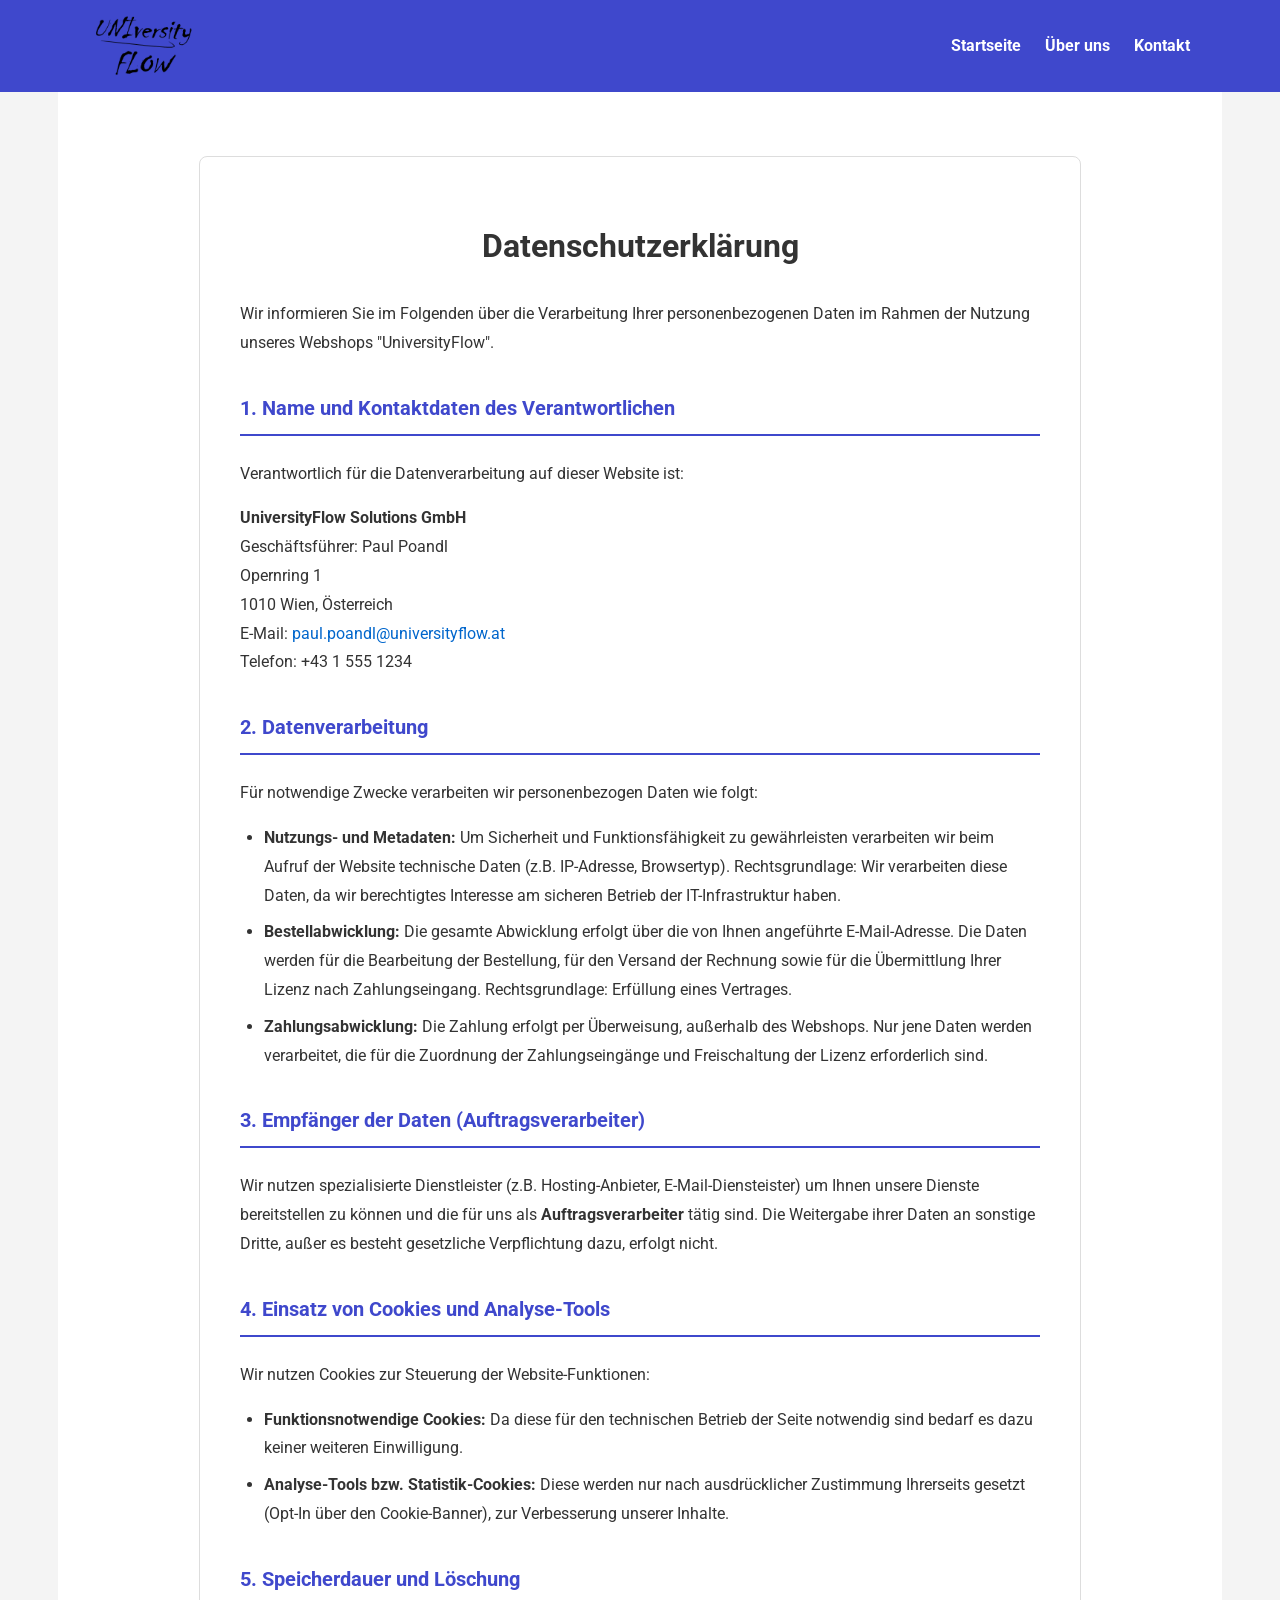
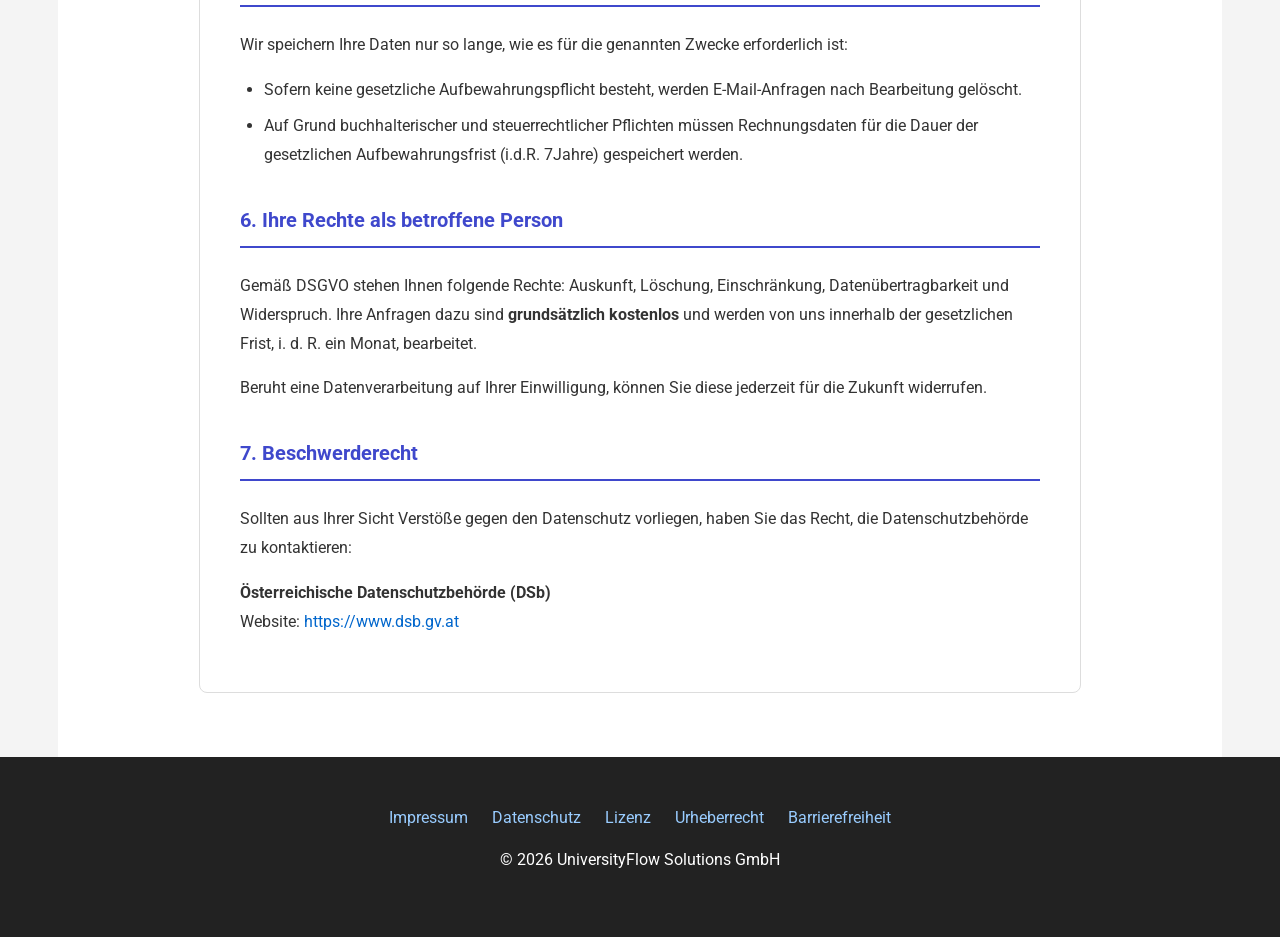
<file: privacy.html>
<!DOCTYPE html>
<html lang="de">
<head>
    <meta charset="UTF-8">
    <meta name="viewport" content="width=device-width, initial-scale=1.0">
    <title>Datenschutz - UniversityFlow</title>
    <link rel="stylesheet" href="style.css">
    <style>
        .privacy-content {
            line-height: 1.8;
            background: #ffffff;
            padding: 2.5rem;
            border-radius: 8px;
            border: 1px solid #ddd;
            margin: 2rem auto;
            max-width: 800px;
        }
        
        .privacy-content h1 {
            text-align: center;
            margin-bottom: 1.5rem;
        }
        
        .privacy-content h2 {
            color: var(--primary-color);
            border-bottom: 2px solid var(--primary-color);
            padding-bottom: 0.5rem;
            margin-top: 2rem;
            margin-bottom: 1.5rem;
            font-size: 1.25rem;
        }
        
        .privacy-content p {
            margin-bottom: 1rem;
        }
        
        .privacy-content ul {
            padding-left: 1.5rem;
            margin-bottom: 1.5rem;
        }
        
        .privacy-content li {
            margin-bottom: 0.5rem;
        }
        
        .privacy-content a {
            color: var(--accent-color);
            text-decoration: none;
        }
        
        .privacy-content a:hover {
            text-decoration: underline;
        }
    </style>
</head>
<body>
    <header>
        <div class="header-container">
            <a href="index.html" class="header-logo">
                <img src="Bilder/UNIversityFLOW.png" alt="UniversityFlow Logo">
            </a>
            <nav aria-label="Hauptnavigation">
                <ul>
                    <li><a href="index.html">Startseite</a></li>
                    <li><a href="about.html">Über uns</a></li>
                    <li><a href="contact.html">Kontakt</a></li>
                </ul>
            </nav>
        </div>
    </header>

    <main>
        <div class="privacy-content">
            <h1>Datenschutzerklärung</h1>
            <p>Wir informieren Sie im Folgenden über die Verarbeitung Ihrer personenbezogenen Daten im Rahmen der Nutzung unseres Webshops "UniversityFlow".</p>
    
            <h2>1. Name und Kontaktdaten des Verantwortlichen</h2>
            <p>Verantwortlich für die Datenverarbeitung auf dieser Website ist:</p>
            <p>
                <strong>UniversityFlow Solutions GmbH</strong><br>
                Geschäftsführer: Paul Poandl<br>
                Opernring 1<br>
                1010 Wien, Österreich<br>
                E-Mail: <a href="mailto:paul.poandl@universityflow.at">paul.poandl@universityflow.at</a><br>
                Telefon: +43 1 555 1234
            </p>
    
            <h2>2. Datenverarbeitung</h2>
            <p>Für notwendige Zwecke verarbeiten wir personenbezogen Daten wie folgt:</p>
            <ul>
                <li><strong>Nutzungs- und Metadaten:</strong> Um Sicherheit und Funktionsfähigkeit zu gewährleisten verarbeiten wir beim Aufruf der Website technische Daten (z.B. IP-Adresse, Browsertyp). Rechtsgrundlage: Wir verarbeiten diese Daten, da wir berechtigtes Interesse am sicheren Betrieb der IT-Infrastruktur haben.</li>
                <li><strong>Bestellabwicklung:</strong> Die gesamte Abwicklung erfolgt über die von Ihnen angeführte E-Mail-Adresse. Die Daten werden für die Bearbeitung der Bestellung, für den Versand der Rechnung sowie für die Übermittlung Ihrer Lizenz nach Zahlungseingang. Rechtsgrundlage: Erfüllung eines Vertrages.</li>
                <li><strong>Zahlungsabwicklung:</strong> Die Zahlung erfolgt per Überweisung, außerhalb des Webshops. Nur jene Daten werden verarbeitet, die für die Zuordnung der Zahlungseingänge und Freischaltung der Lizenz erforderlich sind.</li>
            </ul>
    
            <h2>3. Empfänger der Daten (Auftragsverarbeiter)</h2>
            <p>Wir nutzen spezialisierte Dienstleister (z.B. Hosting-Anbieter, E-Mail-Diensteister) um Ihnen unsere Dienste bereitstellen zu können und die für uns als <strong>Auftragsverarbeiter</strong> tätig sind. Die Weitergabe ihrer Daten an sonstige Dritte, außer es besteht gesetzliche Verpflichtung dazu, erfolgt nicht.</p>

            <h2>4. Einsatz von Cookies und Analyse-Tools</h2>
            <p>Wir nutzen Cookies zur Steuerung der Website-Funktionen:</p>
            <ul>
                <li><strong>Funktionsnotwendige Cookies:</strong> Da diese für den technischen Betrieb der Seite notwendig sind bedarf es dazu keiner weiteren Einwilligung.</li>
                <li><strong>Analyse-Tools bzw. Statistik-Cookies:</strong> Diese werden nur nach ausdrücklicher Zustimmung Ihrerseits gesetzt (Opt-In über den Cookie-Banner), zur Verbesserung unserer Inhalte.</li>
            </ul>
    
            <h2>5. Speicherdauer und Löschung</h2>
            <p>Wir speichern Ihre Daten nur so lange, wie es für die genannten Zwecke erforderlich ist:</p>
            <ul>
                <li>Sofern keine gesetzliche Aufbewahrungspflicht besteht, werden E-Mail-Anfragen nach Bearbeitung gelöscht.</li>
                <li>Auf Grund buchhalterischer und steuerrechtlicher Pflichten müssen Rechnungsdaten für die Dauer der gesetzlichen Aufbewahrungsfrist (i.d.R. 7Jahre) gespeichert werden.</li>
            </ul>
    
            <h2>6. Ihre Rechte als betroffene Person</h2>
            <p>Gemäß DSGVO stehen Ihnen folgende Rechte: Auskunft, Löschung, Einschränkung, Datenübertragbarkeit und Widerspruch. Ihre Anfragen dazu sind <strong>grundsätzlich kostenlos</strong> und werden von uns innerhalb der gesetzlichen Frist, i. d. R. ein Monat, bearbeitet.</p>
            <p>Beruht eine Datenverarbeitung auf Ihrer Einwilligung, können Sie diese jederzeit für die Zukunft widerrufen.</p>
    
            <h2>7. Beschwerderecht</h2>
            <p>Sollten aus Ihrer Sicht Verstöße gegen den Datenschutz vorliegen, haben Sie das Recht, die Datenschutzbehörde zu kontaktieren:</p>
            <p>
                <strong>Österreichische Datenschutzbehörde (DSb)</strong><br>
                Website: <a href="https://www.dsb.gv.at" target="_blank">https://www.dsb.gv.at</a>
            </p>
        </div>
    </main>

    <footer>
        <nav aria-label="Rechtliche Navigation">
            <a href="impressum.html">Impressum</a>
            <a href="privacy.html" aria-current="page">Datenschutz</a>
            <a href="license.html">Lizenz</a>
            <a href="copyright.html">Urheberrecht</a>
            <a href="accessibility.html">Barrierefreiheit</a>
        </nav>
        <p>&copy; 2026 UniversityFlow Solutions GmbH</p>
    </footer>
</body>
</html>
</file>
<file: style.css>
@import url('https://fonts.googleapis.com/css2?family=Roboto:wght@400;500;700&display=swap');

:root {
    --primary-color: #3F48CC; 
    --secondary-color: #f4f4f4;
    --text-color: #333333;
    --accent-color: #0066cc;
    --white: #ffffff;
    --dark-grey: #222222;
}

body {
    font-family: 'Roboto', Arial, sans-serif;
    line-height: 1.6;
    color: var(--text-color);
    background-color: var(--secondary-color);
    margin: 0;
    padding: 0;
}

header {
    background-color: var(--primary-color);
    color: white;
    padding: 1rem 2rem;
    position: sticky;
    top: 0;
    z-index: 100;
}

header .header-container {
    display: flex;
    justify-content: space-between;
    align-items: center;
    max-width: 1100px;
    margin: 0 auto;
}

.header-logo img {
    max-height: 60px;
    width: auto;
    display: block;
}

header nav ul {
    list-style: none;
    padding: 0;
    margin: 0;
    display: flex;
    gap: 1.5rem;
}

header nav a {
    color: white;
    text-decoration: none;
    font-weight: bold;
}

a:focus, button:focus {
    outline: 3px solid #ffcc00;
    outline-offset: 2px;
}

.hero {
    background-color: #002244;
    color: white;
    padding: 4rem 2rem;
    text-align: center;
}

.hero h1 {
    font-size: 2.5rem;
    margin-bottom: 1rem;
}

.features-grid {
    display: grid;
    grid-template-columns: repeat(auto-fit, minmax(200px, 1fr));
    gap: 2rem;
    margin: 3rem 0;
}

.feature-item {
    text-align: center;
    padding: 1rem;
}

.feature-icon-placeholder {
    width: 80px;
    height: 80px;
    background-color: #ddd;
    margin: 0 auto 1rem;
    border-radius: 50%;
    display: flex;
    align-items: center;
    justify-content: center;
    font-size: 0.8rem;
    color: #666;
}

main {
    padding: 2rem;
    max-width: 1100px;
    margin: 0 auto;
    background-color: var(--white);
}

.promo-section {
    background-color: #f0f7ff;
    padding: 2rem;
    border-left: 5px solid var(--primary-color);
    margin: 2rem 0;
}

.pricing-container {
    display: flex;
    flex-wrap: wrap;
    gap: 2rem;
    justify-content: center;
}

.card {
    border: 2px solid #ddd;
    border-radius: 10px;
    padding: 2rem;
    width: 300px;
    text-align: center;
}

.card.featured {
    border-color: var(--accent-color);
    box-shadow: 0 10px 20px rgba(0,0,0,0.1);
}

.button {
    background-color: var(--primary-color);
    color: white;
    padding: 12px 24px;
    border: none;
    border-radius: 5px;
    cursor: pointer;
    text-decoration: none;
    display: inline-block;
    font-weight: bold;
}

.button:hover {
    background-color: var(--accent-color);
}

.cookie-banner {
    position: fixed;
    bottom: 0;
    left: 0;
    width: 100%;
    background-color: var(--dark-grey);
    color: white;
    padding: 1rem;
    display: flex;
    justify-content: center;
    align-items: center;
    gap: 2rem;
    z-index: 1000;
}

.media-placeholder {
    background-color: #eee;
    border: 2px dashed #ccc;
    padding: 2rem;
    text-align: center;
    margin: 1rem 0;
}

footer {
    background-color: var(--dark-grey);
    color: white;
    text-align: center;
    padding: 3rem 1rem;
}

footer a { color: #9cf; margin: 0 10px; text-decoration: none; }
</file>
